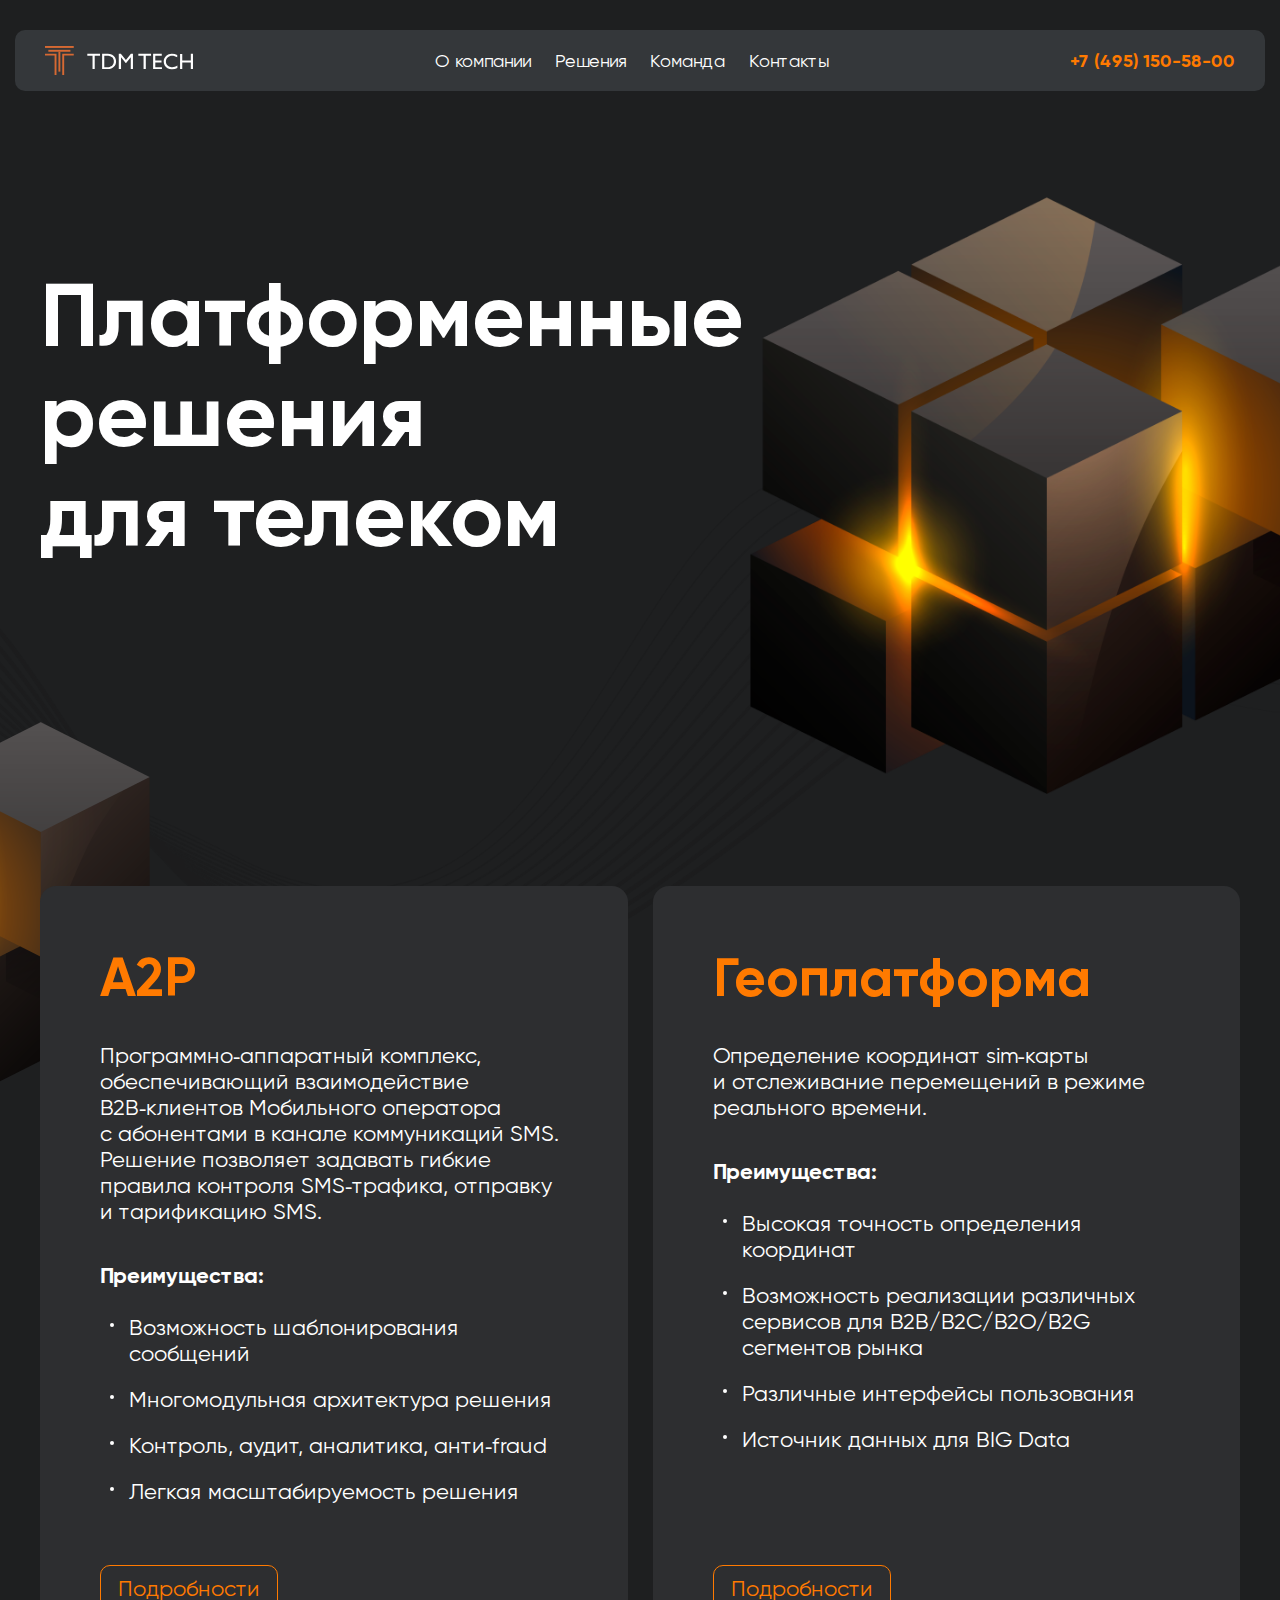
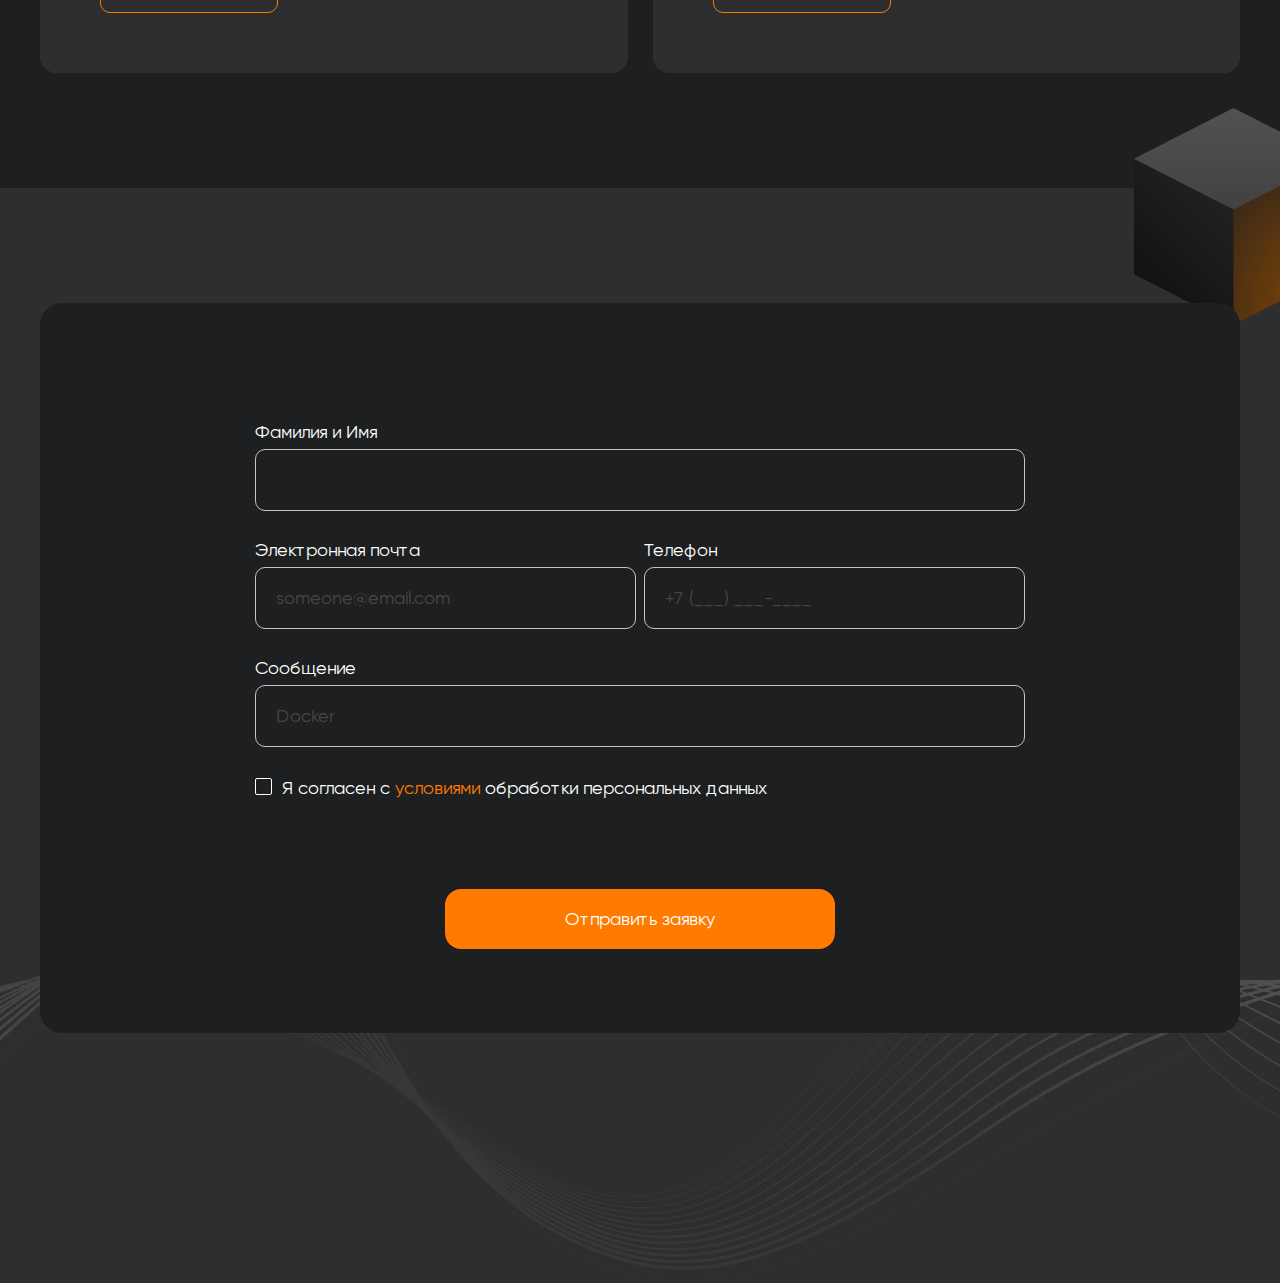
<file: index.html>
<!DOCTYPE html>
<html lang="ru">

<head>
	<title>TDM TECH</title>
	<meta charset="UTF-8">
	<meta name="format-detection" content="telephone=no">
	<link rel="stylesheet" href="css/style.min.css?_v=20230204190415">
	<meta name="viewport" content="width=device-width, initial-scale=1.0">
	<link rel="icon" href="favicon.ico">
	<link rel="icon" href="img/favicon.svg" type="image/svg+xml">
	<link rel="apple-touch-icon" href="img/apple-fav.png">
</head>

<body>
	<div class="wrapper">
		<header class="header">
			<div class="header__ctn">
				<div class="header__body">
					<a href="index.html" class="header__logo">
						<img src="img/logo.svg" alt="TDM TECH">
					</a>
					<nav class="header__nav" data-da=".menu__body, 840,first">
						<ul class="header__ul">
							<li class="header__li"><a href="about.html">О компании</a></li>
							<li class="header__li"><a href="decisions.html">Решения</a></li>
							<li class="header__li"><a href="team.html">Команда</a></li>
							<li class="header__li"><a href="contacts.html">Контакты</a></li>
						</ul>
					</nav>
					<div class="header__end">
						<a href="tel:+74951505800" class="header__phone">+7 (495) 150-58-00</a>
					</div>
					<div class="header__menu menu">
						<button type="button" class="menu__icon icon-menu"><span></span></button>
						<div class="menu__body">
						</div>
					</div>
				</div>
			</div>
		</header>
		<main class="page">
			<section class="main-block">
				<div class="main-block__container">
					<h1 class="main-block__title title">
						Платформенные <br> решения <br> для телеком
					</h1>
					<div class="main-block__img">
						<img src="img/bgImages/bigCube.png" alt="Big Cube">
					</div>
				</div>
			</section>
			<section class="main-cards">
				<div class="main-cards__container">
					<div class="main-cards__img">
						<img src="img/bgImages/cube1.png" alt="Small Cubes">
					</div>
					<div class="main-cards__card">
						<p class="main-cards__card-title">
							A2P
						</p>
						<p class="main-cards__text">
							Программно&#8209;аппаратный комплекс, обеспечивающий взаимодействие B2B&#8209;клиентов Мобильного
							оператора с&#160;абонентами в канале
							коммуникаций SMS. Решение позволяет задавать гибкие правила контроля SMS&#8209;трафика, отправку
							и&#160;тарификацию SMS.
						</p>
						<p class="main-cards__list-title">
							Преимущества:
						</p>
						<ul class="main-cards__list">
							<li>
								Возможность шаблонирования сообщений
							</li>
							<li>
								Многомодульная архитектура решения
							</li>
							<li>
								Контроль, аудит, аналитика, анти&#8209;fraud
							</li>
							<li>
								Легкая масштабируемость решения
							</li>
						</ul>
						<a href="decisions.html#tab-0-0" class="main-cards__link">
							Подробности
						</a>
					</div>
					<div class="main-cards__card">
						<p class="main-cards__card-title">
							Геоплатформа
						</p>
						<p class="main-cards__text">
							Определение координат sim&#8209;карты и&#160;отслеживание перемещений в&#160;режиме реального
							времени.
						</p>
						<p class="main-cards__list-title">
							Преимущества:
						</p>
						<ul class="main-cards__list">
							<li>
								Высокая точность определения координат
							</li>
							<li>
								Возможность реализации различных сервисов для B2B/B2C/B2O/B2G сегментов рынка
							</li>
							<li>
								Различные интерфейсы пользования
							</li>
							<li>
								Источник данных для BIG Data
							</li>
						</ul>
						<a href="decisions.html#tab-0-1" class="main-cards__link">
							Подробности
						</a>
					</div>
				</div>
			</section>
			<section class="main-form">
				<div class="main-form__img">
					<img src="img/bgImages/cube2.png" alt="Small Cube">
				</div>
				<div class="main-form__container">
					<form action="/form.php" method="POST" class="main-form__form form">
						<div class="form__row">
							<div class="form__input-wrapper">
								<p class="form__inp-title">
									Фамилия и Имя
								</p>
								<input autocomplete="off" data-required="" data-validate type="text" name="form[]" data-error="Введите имя и фамилию" placeholder="" class="form__input input">
							</div>
						</div>
						<div class="form__row form__row--df">
							<div class="form__input-wrapper">
								<p class="form__inp-title">
									Электронная почта
								</p>
								<input autocomplete="off" data-required="email" data-validate type="email" name="form[]" data-error="Введите почту" placeholder="someone@email.com" class="form__input input">
							</div>
							<div class="form__input-wrapper">
								<p class="form__inp-title">
									Телефон
								</p>
								<input autocomplete="off" data-required="" data-validate type="text" name="form[]" data-error="Укажите телефон в верном формате" placeholder="+7 (___) ___-____" class="form__input input phone-input">
							</div>
						</div>
						<div class="form__row">
							<div class="form__input-wrapper">
								<p class="form__inp-title">
									Сообщение
								</p>
								<input autocomplete="off" data-required="" data-validate type="text" name="form[]" data-error="Укажите сообщение" placeholder="Docker" class="form__input input">
							</div>
						</div>
						<div class="checkbox">
							<label class="checkbox__label">
								<input data-required class="checkbox__input" data-validate type="checkbox" value="1" name="form[]">
								<span class="checkbox__text">
									<span>Я согласен с <a href="#">условиями</a> обработки персональных данных</span>
								</span>
							</label>
						</div>
						<input type="submit" name="form[]" class="form__btn orange-btn" value="Отправить заявку">
					</form>
				</div>
			</section>
		</main>
		<footer class="footer">
			<div class="footer__container">
			</div>
		</footer>
	</div>
	<script src="js/app.min.js?_v=20230204190415"></script>
</body>

</html>
</file>
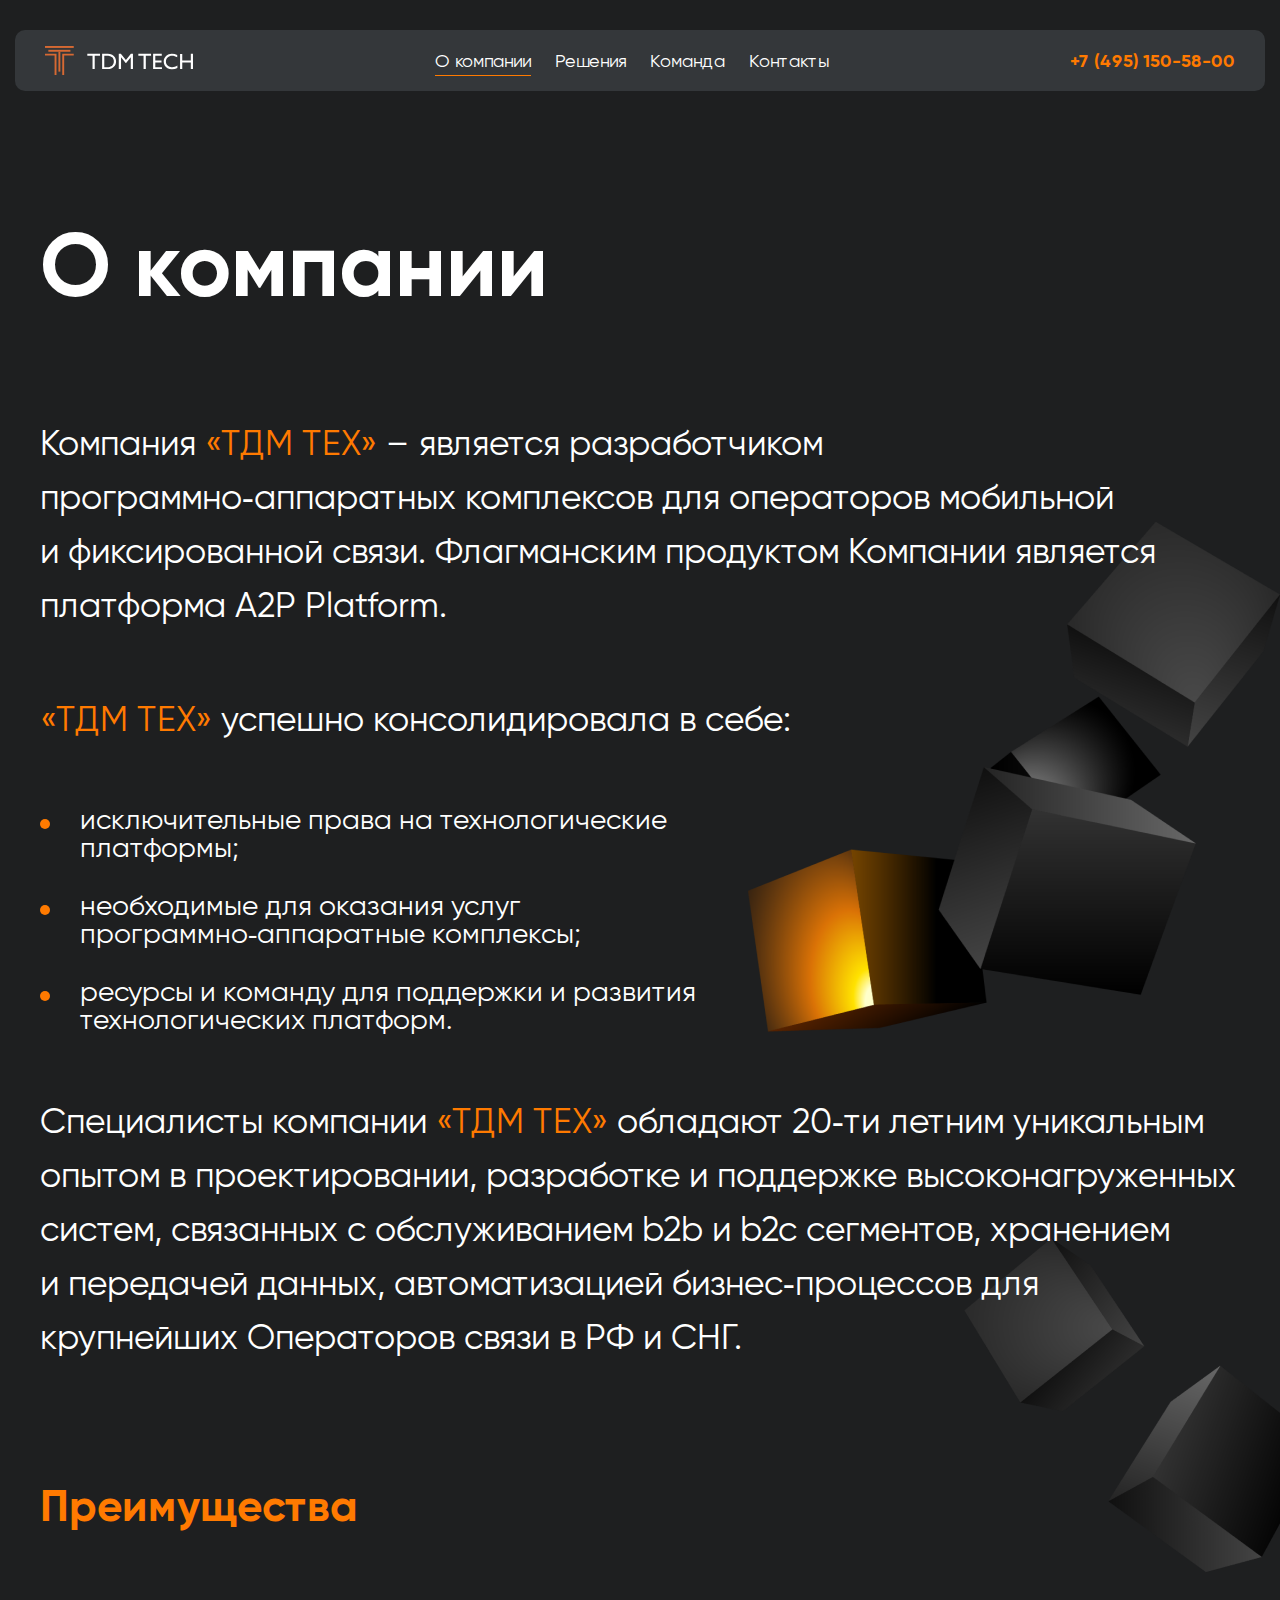
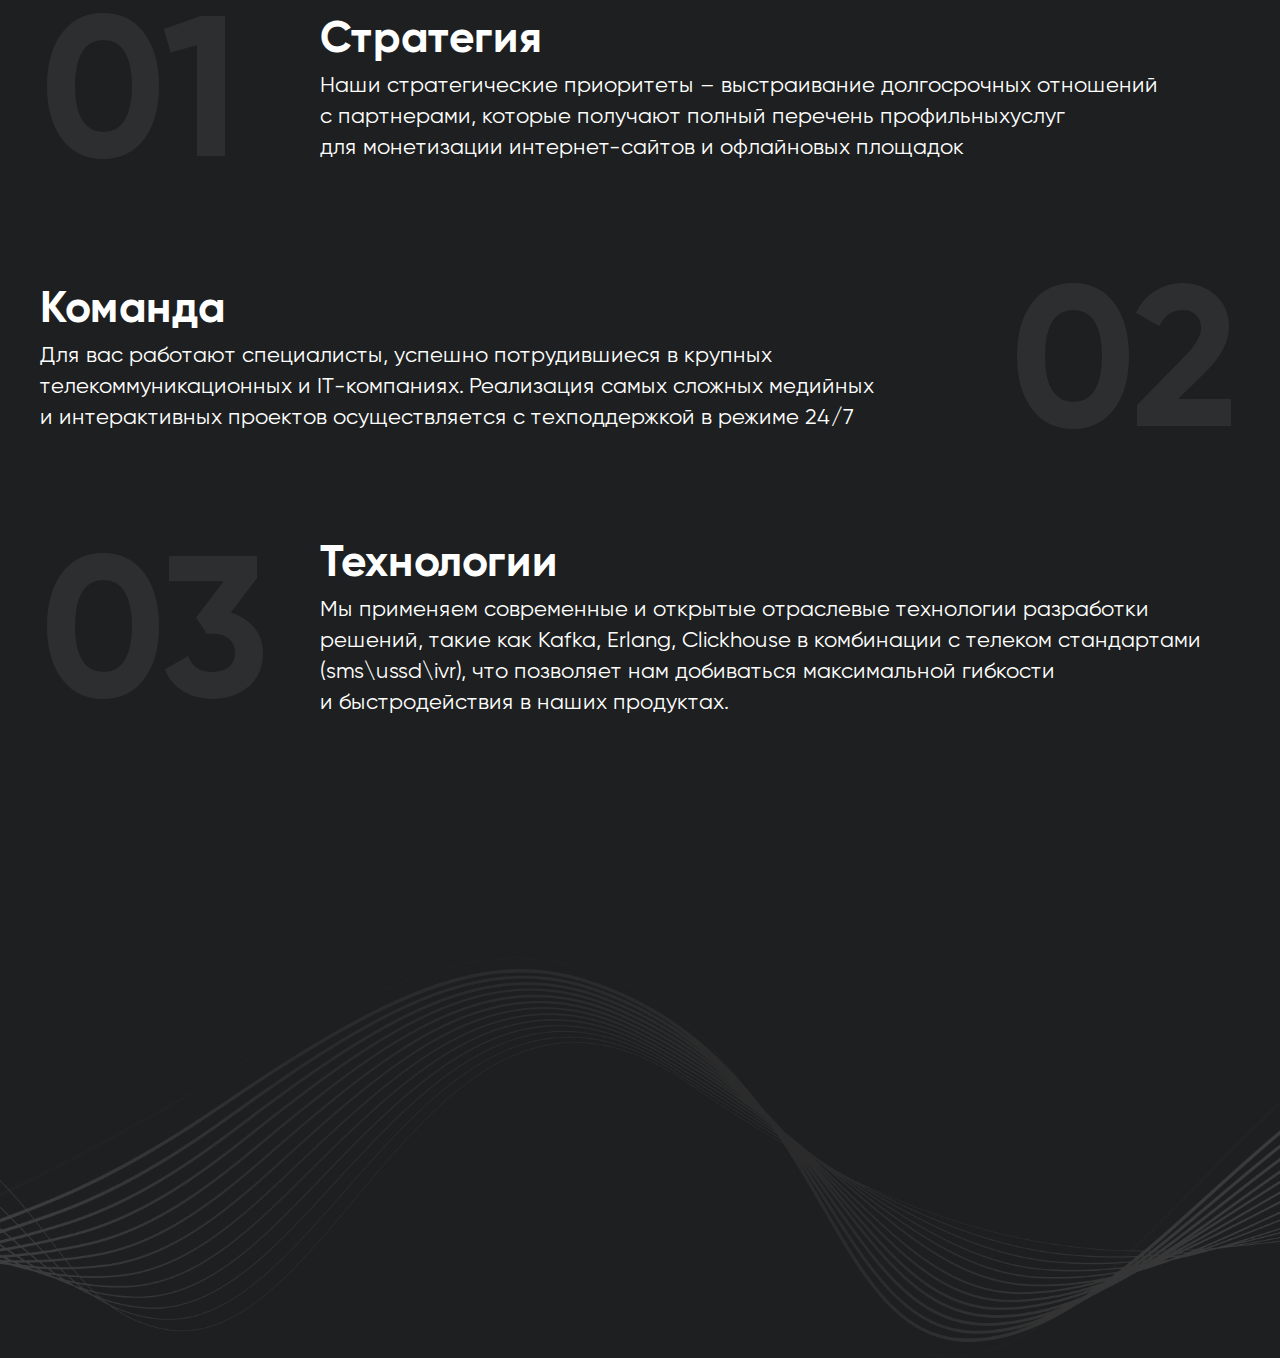
<file: about.html>
<!DOCTYPE html>
<html lang="ru">

<head>
	<title>О компании</title>
	<meta charset="UTF-8">
	<meta name="format-detection" content="telephone=no">
	<link rel="stylesheet" href="css/style.min.css?_v=20230207162856">
	<meta name="viewport" content="width=device-width, initial-scale=1.0">
	<link rel="icon" href="favicon.ico">
	<link rel="icon" href="img/favicon.svg" type="image/svg+xml">
	<link rel="apple-touch-icon" href="img/apple-fav.png">
</head>

<body>
	<div class="wrapper">
		<header class="header">
			<div class="header__ctn">
				<div class="header__body">
					<a href="index.html" class="header__logo">
						<img src="img/logo.svg" alt="TDM TECH">
					</a>
					<nav class="header__nav" data-da=".menu__body, 840,first">
						<ul class="header__ul">
							<li class="header__li"><a class="_active" href="about.html">О компании</a></li>
							<li class="header__li"><a href="decisions.html">Решения</a></li>
							<li class="header__li"><a href="team.html">Команда</a></li>
							<li class="header__li"><a href="contacts.html">Контакты</a></li>
						</ul>
					</nav>
					<div class="header__end">
						<a href="tel:+74951505800" class="header__phone">+7 (495) 150-58-00</a>
					</div>
					<div class="header__menu menu">
						<button type="button" class="menu__icon icon-menu"><span></span></button>
						<div class="menu__body">
						</div>
					</div>
				</div>
			</div>
		</header>
		<main class="page">
			<section class="about">
				<div class="about__img">
					<img src="img/bgImages/cube3.png" alt="Cubes">
				</div>
				<div class="about__container">
					<h1 class="about__title title">
						О компании
					</h1>
					<p class="about__text">
						Компания <a href="#">«ТДМ ТЕХ»</a> – является разработчиком программно&#8209;аппаратных комплексов для
						операторов
						мобильной
						и&#160;фиксированной
						связи. Флагманским продуктом Компании является платформа A2P Platform.
					</p>
					<p class="about__text">
						<a href="#">«ТДМ ТЕХ»</a> успешно консолидировала в себе:
					</p>
					<ul class="about__list">
						<li>
							исключительные права на технологические платформы;
						</li>
						<li>
							необходимые для оказания услуг программно&#8209;аппаратные комплексы;
						</li>
						<li>
							ресурсы и команду для поддержки и развития технологических платформ.
						</li>
					</ul>
					<p class="about__text">
						Специалисты компании <a href="#">«ТДМ ТЕХ»</a> обладают 20&#8209;ти летним уникальным опытом в
						проектировании, разработке и&#160;поддержке
						высоконагруженных систем, связанных с&#160;обслуживанием b2b&#160;и&#160;b2c сегментов, хранением
						и&#160;передачей данных,
						автоматизацией
						бизнес&#8209;процессов для крупнейших Операторов связи в&#160;РФ&#160;и&#160;СНГ.
					</p>
					<div class="about__adv">
						<div class="about__adv-img">
							<img src="img/bgImages/cube5.png" alt="Cube">
						</div>
						<p class="about__adv-title">
							Преимущества
						</p>
						<div class="about__adv-blocks">
							<div class="about__adv-block">
								<p class="about__number">
									01
								</p>
								<div class="about__adv-text-block">
									<p class="about__adv-text-block-title">
										Стратегия
									</p>
									<p class="about__adv-text">
										Наши стратегические приоритеты – выстраивание долгосрочных отношений с&#160;партнерами,
										которые
										получают полный перечень
										профильныхуслуг для&#160;монетизации интернет-сайтов и офлайновых площадок
									</p>
								</div>
							</div>
							<div class="about__adv-block">
								<p class="about__number">
									02
								</p>
								<div class="about__adv-text-block">
									<p class="about__adv-text-block-title">
										Команда
									</p>
									<p class="about__adv-text">
										Для вас работают специалисты, успешно потрудившиеся в&#160;крупных телекоммуникационных
										и&#160;IT-компаниях. Реализация самых
										сложных медийных
										и&#160;интерактивных проектов осуществляется с&#160;техподдержкой в&#160;режиме 24/7
									</p>
								</div>
							</div>
							<div class="about__adv-block">
								<p class="about__number">
									03
								</p>
								<div class="about__adv-text-block">
									<p class="about__adv-text-block-title">
										Технологии
									</p>
									<p class="about__adv-text">
										Мы применяем современные и открытые отраслевые технологии разработки решений, такие как
										Kafka, Erlang, Clickhouse в&#160;комбинации с телеком стандартами (sms\ussd\ivr), что
										позволяет нам добиваться максимальной
										гибкости и&#160;быстродействия в&#160;наших продуктах.
									</p>
								</div>
							</div>
						</div>
					</div>
				</div>
			</section>
		</main>
		<footer class="footer">
			<div class="footer__container">
			</div>
		</footer>
	</div>
	<script src="js/app.min.js?_v=20230207162856"></script>
</body>

</html>
</file>
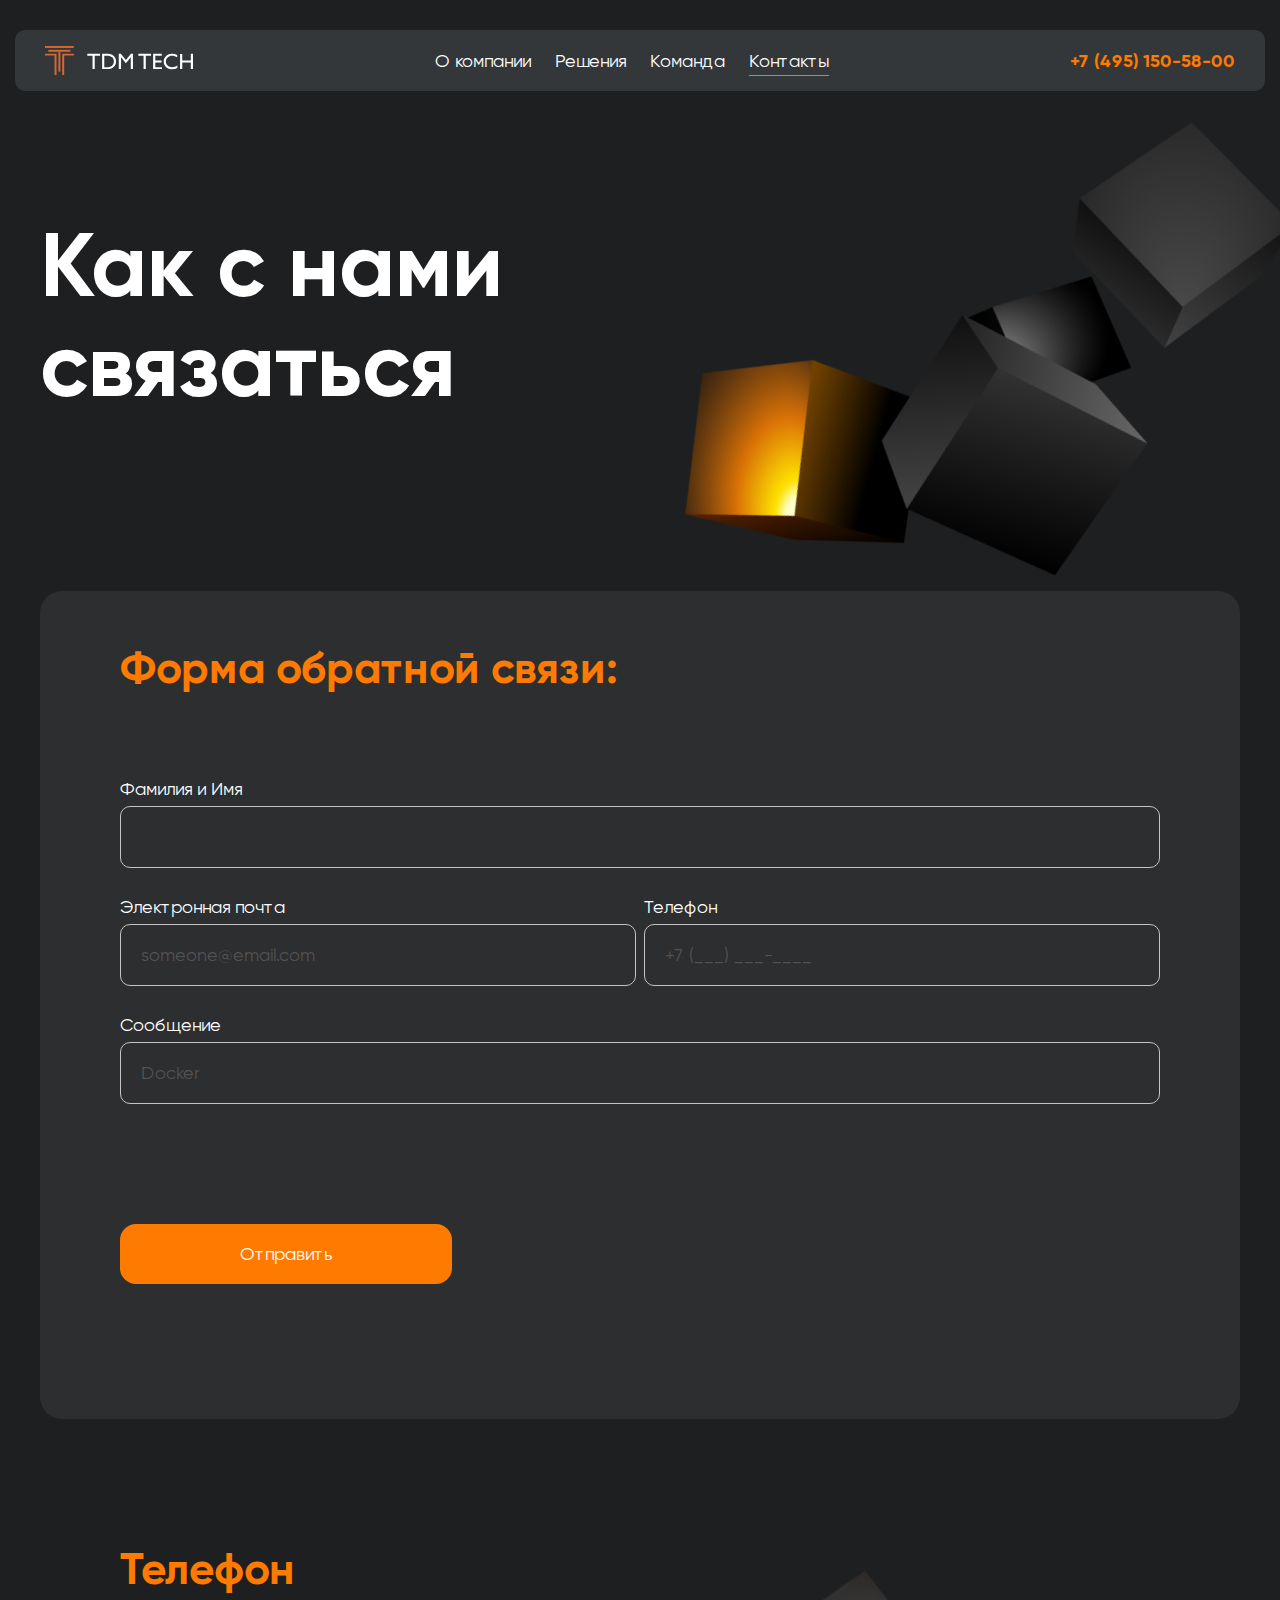
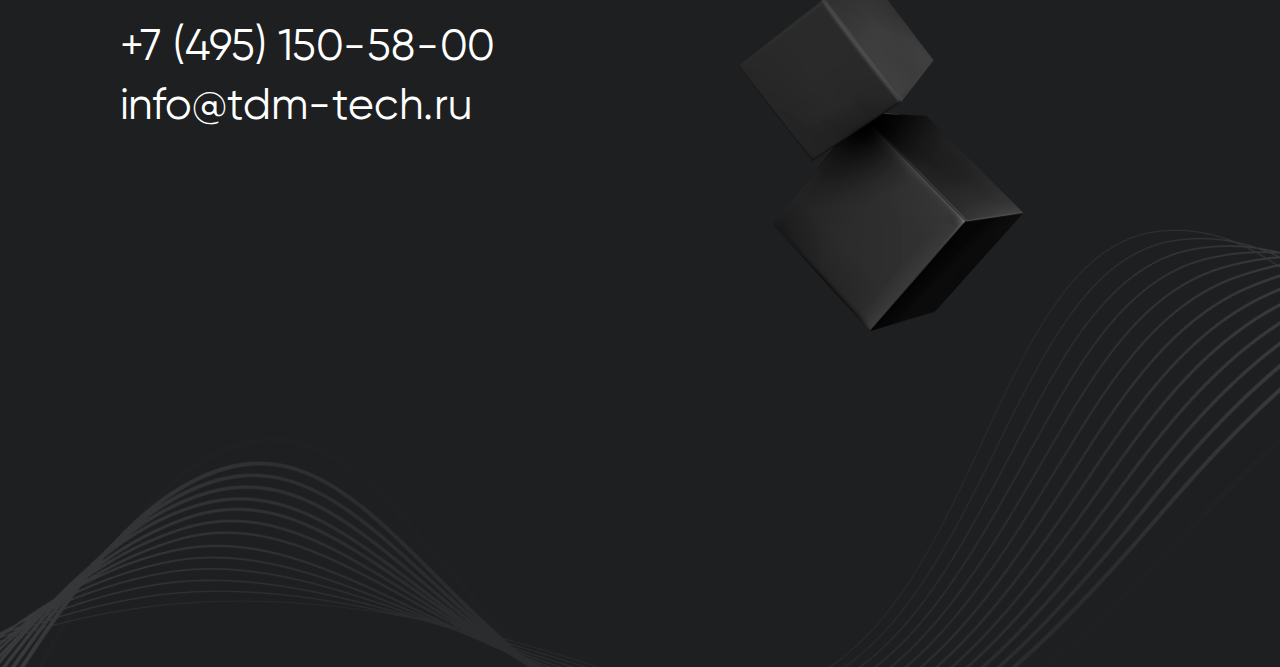
<file: contacts.html>
<!DOCTYPE html>
<html lang="ru">

<head>
	<title>Контакты</title>
	<meta charset="UTF-8">
	<meta name="format-detection" content="telephone=no">
	<link rel="stylesheet" href="css/style.min.css?_v=20230204190415">
	<meta name="viewport" content="width=device-width, initial-scale=1.0">
	<link rel="icon" href="favicon.ico">
	<link rel="icon" href="img/favicon.svg" type="image/svg+xml">
	<link rel="apple-touch-icon" href="img/apple-fav.png">
</head>

<body>
	<div class="wrapper">
		<header class="header">
			<div class="header__ctn">
				<div class="header__body">
					<a href="index.html" class="header__logo">
						<img src="img/logo.svg" alt="TDM TECH">
					</a>
					<nav class="header__nav" data-da=".menu__body, 840,first">
						<ul class="header__ul">
							<li class="header__li"><a href="about.html">О компании</a></li>
							<li class="header__li"><a href="decisions.html">Решения</a></li>
							<li class="header__li"><a href="team.html">Команда</a></li>
							<li class="header__li"><a class="_active" href="contacts.html">Контакты</a></li>
						</ul>
					</nav>
					<div class="header__end">
						<a href="tel:+74951505800" class="header__phone">+7 (495) 150-58-00</a>
					</div>
					<div class="header__menu menu">
						<button type="button" class="menu__icon icon-menu"><span></span></button>
						<div class="menu__body">
						</div>
					</div>
				</div>
			</div>
		</header>
		<main class="page">
			<section class="how-to-reach">
				<div class="how-to-reach__container">
					<h1 class="how-to-reach__title title">
						Как с нами <br> связаться
					</h1>
					<div class="how-to-reach__img">
						<img src="img/bgImages/cube3.png" alt="Cubes">
					</div>
				</div>
			</section>
			<section class="second-form">
				<div class="second-form__container">
					<form action="/form.php" method="POST" class="second-form__form form">
						<p class="form__title">
							Форма обратной связи:
						</p>
						<div class="form__row">
							<div class="form__input-wrapper">
								<p class="form__inp-title">
									Фамилия и Имя
								</p>
								<input autocomplete="off" data-required="" data-validate type="text" name="form[]" data-error="Введите имя и фамилию" placeholder="" class="form__input input">
							</div>
						</div>
						<div class="form__row form__row--df">
							<div class="form__input-wrapper">
								<p class="form__inp-title">
									Электронная почта
								</p>
								<input autocomplete="off" data-required="email" data-validate type="email" name="form[]" data-error="Введите почту" placeholder="someone@email.com" class="form__input input">
							</div>
							<div class="form__input-wrapper">
								<p class="form__inp-title">
									Телефон
								</p>
								<input autocomplete="off" data-required="" data-validate type="text" name="form[]" data-error="Укажите телефон в верном формате" placeholder="+7 (___) ___-____" class="form__input input phone-input">
							</div>
						</div>
						<div class="form__row">
							<div class="form__input-wrapper">
								<p class="form__inp-title">
									Сообщение
								</p>
								<input autocomplete="off" data-required="" data-validate type="text" name="form[]" data-error="Укажите сообщение" placeholder="Docker" class="form__input input">
							</div>
						</div>
						<input type="submit" name="form[]" class="form__btn orange-btn" value="Отправить">
					</form>
					<div class="second-form__phone-block">
						<p class="second-form__phone-title">
							Телефон
						</p>
						<a href="tel:+74951505800" class="second-form__link">+7 (495) 150-58-00</a>
						<a href="mailto:info@tdm-tech.ru" class="second-form__link">info@tdm-tech.ru</a>
					</div>
					<div class="second-form__img">
						<img src="img/bgImages/cube4.png" alt="Cubes">
					</div>
				</div>
			</section>
		</main>
		<footer class="footer">
			<div class="footer__container">
			</div>
		</footer>
	</div>
	<script src="js/app.min.js?_v=20230204190415"></script>
</body>

</html>
</file>
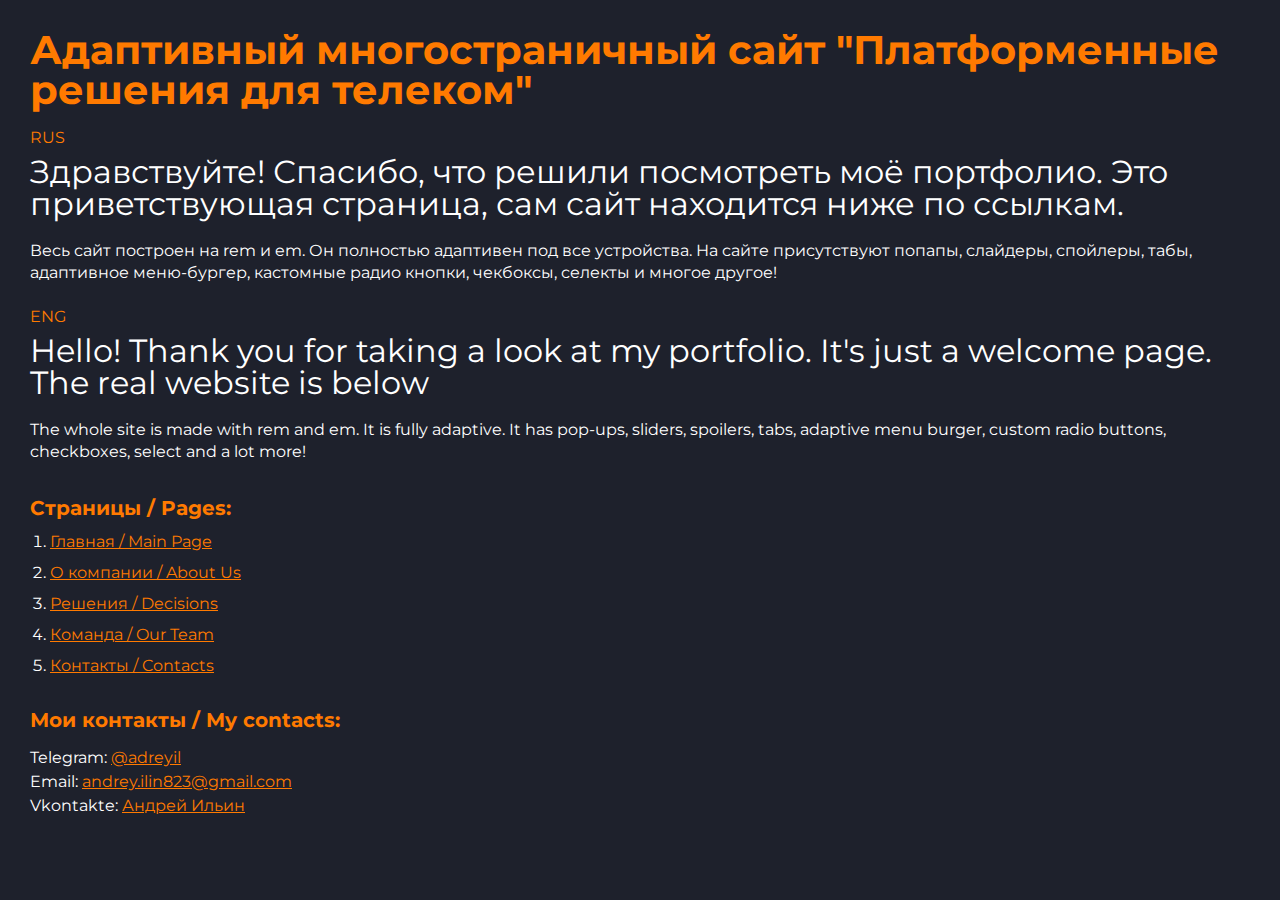
<file: home.html>
<!DOCTYPE html>
<html lang="ru">

<head>
	<title>Welcome</title>
	<meta charset="UTF-8">
	<meta name="format-detection" content="telephone=no">
	<meta name="viewport" content="width=device-width, initial-scale=1.0">
	<link rel="icon" href="favicon.ico">
	<link rel="icon" href="img/favicon.svg" type="image/svg+xml">
	<link rel="apple-touch-icon" href="img/apple-fav.png">
</head>

<body>
	<div class="rootpage">
		<h1>Адаптивный многостраничный сайт "Платформенные решения для телеком"</h1>
		<div class="info-wrapper">
			<p class="lang">RUS</з>
			<div class="info-lang-wrapper">
				<p class="welcome">Здравствуйте! Спасибо, что решили посмотреть моё портфолио. Это приветствующая
					страница, сам сайт находится ниже по ссылкам.</p>
				<p class="about">Весь сайт построен на rem и em. Он полностью адаптивен под все устройства. На сайте
					присутствуют
					попапы, слайдеры, спойлеры, табы, адаптивное меню-бургер, кастомные радио кнопки, чекбоксы, селекты и
					многое
					другое!</p>
			</div>
			<p class="lang">ENG</p>
			<div class="info-lang-wrapper">
				<p class="welcome">Hello! Thank you for taking a look at my portfolio. It's just a welcome page. The real
					website
					is below</p>
				<p class="about">The whole site is made with rem and em. It is fully adaptive. It has pop-ups, sliders,
					spoilers,
					tabs, adaptive menu burger, custom radio buttons, checkboxes, select and a lot more!</p>
			</div>
		</div>
		<h2>Страницы / Pages:</h2>
		<ol class="rootpage__list">
			<li><a target="_blank" href="index.html">Главная / Main Page</a></li>
			<li><a target="_blank" href="about.html">О компании / About Us</a></li>
			<li><a target="_blank" href="decisions.html">Решения / Decisions</a></li>
			<li><a target="_blank" href="team.html">Команда / Our Team</a></li>
			<li><a target="_blank" href="contacts.html">Контакты / Contacts</a></li>
		</ol>
		<div class="rootpage__contacts">
			<h2>Мои контакты / My contacts:</h2>
			<p>Telegram: <a href="https://t.me/adreyil">@adreyil</a></p>
			<p>Email: <a href="mailto:andrey.ilin823@gmail.com">andrey.ilin823@gmail.com</a></p>
			<p>Vkontakte: <a href="https://vk.com/ja_ne_andrey" target="_blank">Андрей Ильин</a></p>
		</div>
	</div>
</body>
<style>
	@charset "UTF-8";
	@import url("https://fonts.googleapis.com/css?family=Montserrat:regular,700&display=swap");

	*,
	*::before,
	*::after {
		padding: 0px;
		margin: 0px;
		border: 0px;
		box-sizing: border-box;
	}

	html,
	body {
		height: 100%;
		margin: 0;
		padding: 0;
		min-width: 320px;
		width: 100%;
		color: #fff;
		background: #1E212C;
	}

	body {
		font-family: Montserrat;
		font-size: 100%;
		line-height: 1;
		font-size: 1rem;
	}

	a {
		text-decoration: underline;
		color: #ff7a00;
	}

	a:visited {
		text-decoration: underline;
		color: #d66903;
	}

	a:hover {
		text-decoration: none;
	}

	ul li {
		list-style: none;
	}

	img {
		vertical-align: top;
	}

	.info-wrapper {
		display: flex;
		flex-direction: column;
		margin: 0px 0px 10px 0px;
	}

	.lang {
		color: #ff7a00;
		margin: 0px 0px 10px 0px;
		display: inline-flex;
		align-items: center;
		position: relative;
		padding: 0px 30px 0px 0px;
		align-self: flex-start;
	}

	.wrapper {
		width: 100%;
		min-height: 100%;
		overflow: hidden;
	}

	.welcome {
		font-size: 2rem;
		margin: 0px 0px 20px 0px;

	}

	@media (max-width: 767px) {
		.welcome {
			font-size: 1.5rem;
		}
	}

	.rootpage {
		padding: 30px;
		display: flex;
		flex-direction: column;
		align-items: flex-start;
	}

	@media (max-width: 767px) {
		.rootpage {
			padding: 30px 15px;
		}
	}

	h1 {
		color: #ff7a00;
		font-size: 2.5rem;
		margin: 0px 0px 1.25rem 0px;
	}

	@media (max-width: 767px) {
		h1 {
			font-size: 1.85rem;
			margin: 0px 0px 1.25rem 0px;
		}
	}

	h2 {
		color: #ff7a00;
		font-size: 1.25rem;
		margin: 0px 0px 1rem 0px;
	}

	@media (max-width: 767px) {
		h2 {
			font-size: 1.125rem;
			margin: 0px 0px 1rem 0px;
		}
	}

	.about {
		line-height: 140%;
		margin: 0px 0px 1.5rem 0px;
	}

	.rootpage__list {
		margin: 0px 0px 2.25rem 1.25rem;
	}

	.rootpage__list li:not(:last-child) {
		margin: 0px 0px 15px 0px;
	}

	.rootpage__contacts a {
		color: #ff7a00;
	}

	.rootpage__contacts p {
		line-height: 1.5em;
	}
</style>

</html>
</file>
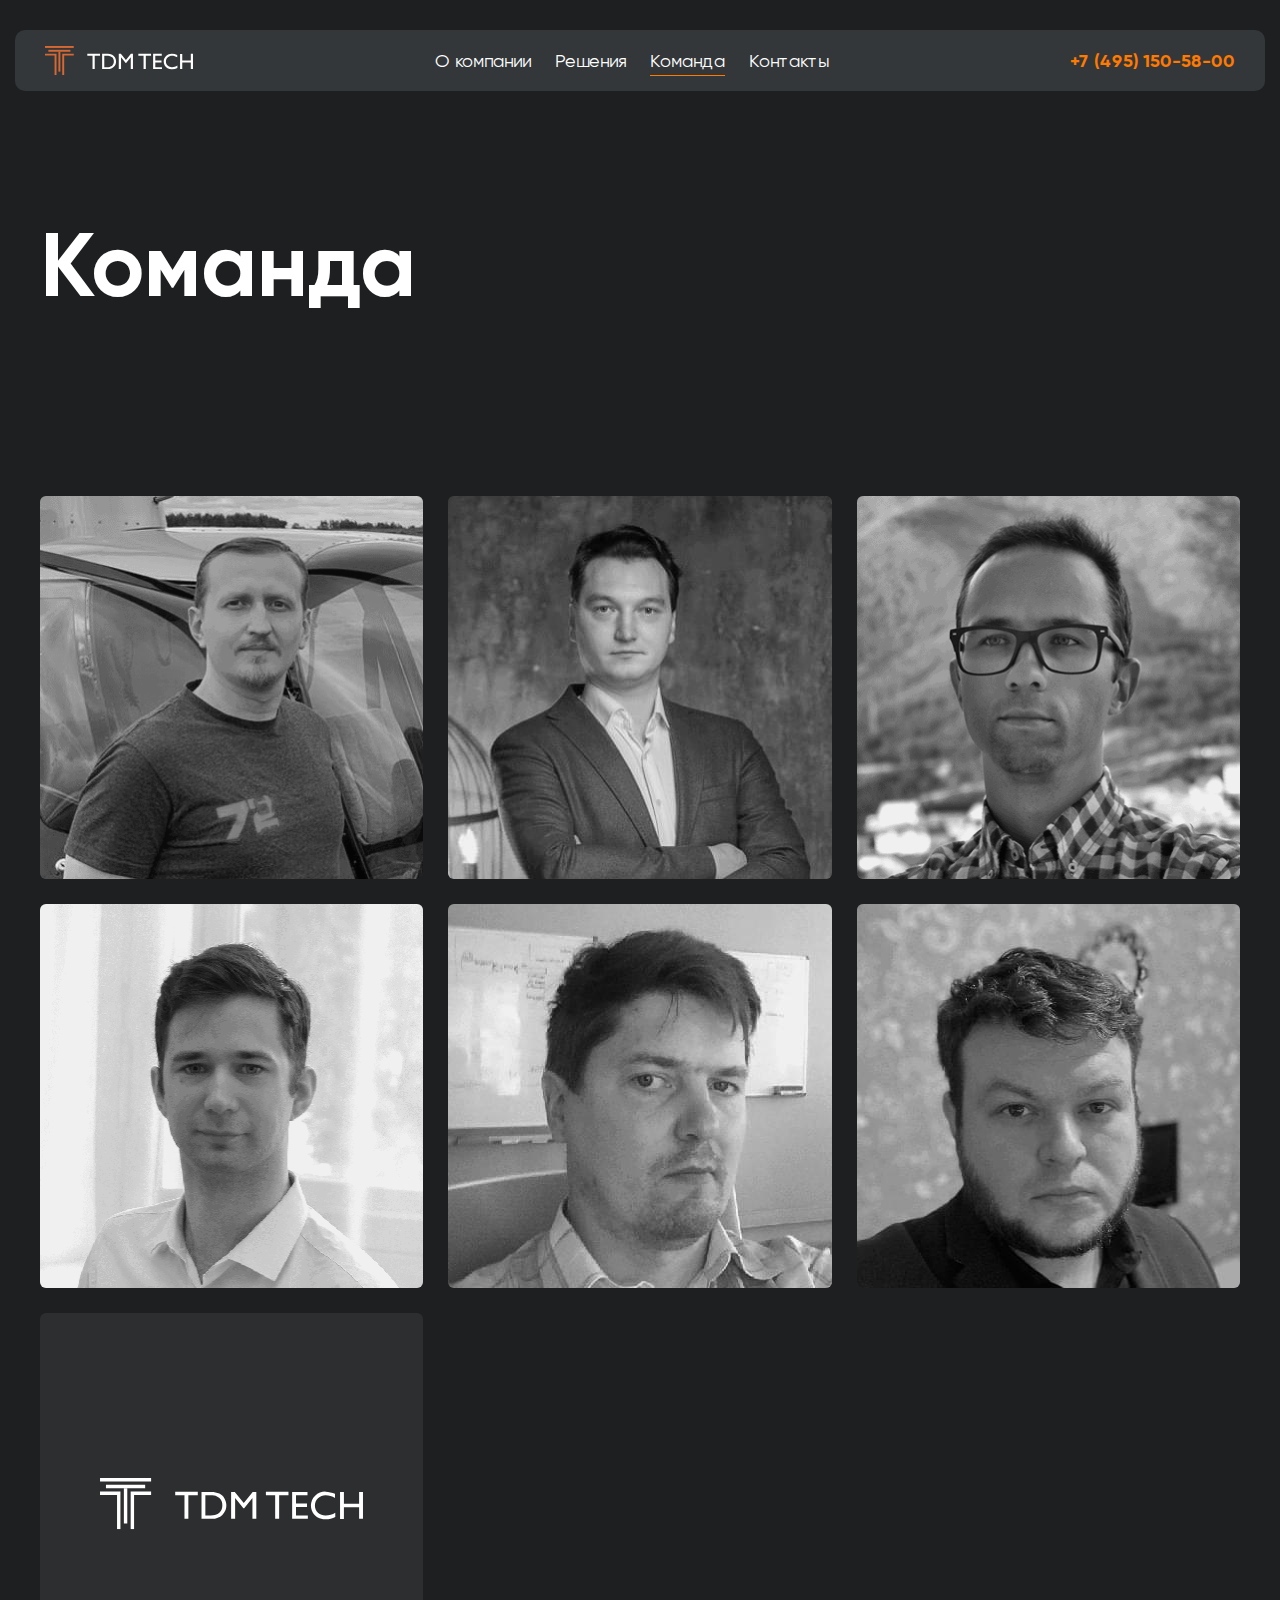
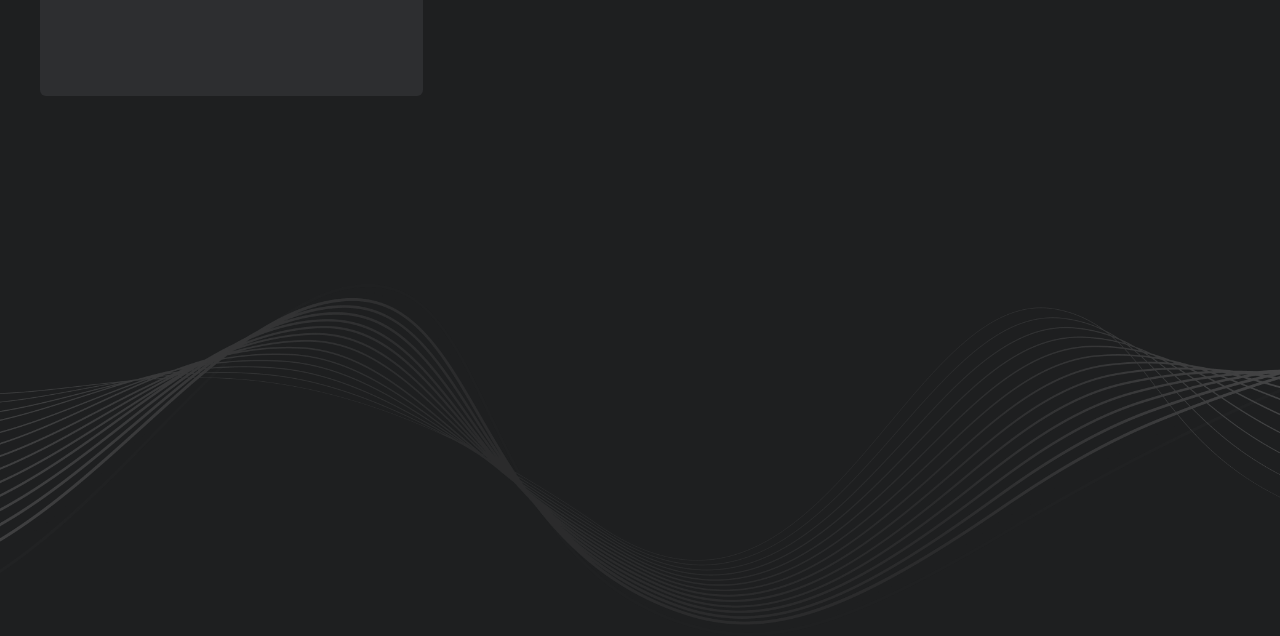
<file: team.html>
<!DOCTYPE html>
<html lang="ru">

<head>
	<title>Команда</title>
	<meta charset="UTF-8">
	<meta name="format-detection" content="telephone=no">
	<link rel="stylesheet" href="css/style.min.css?_v=20230207162856">
	<meta name="viewport" content="width=device-width, initial-scale=1.0">
	<link rel="icon" href="favicon.ico">
	<link rel="icon" href="img/favicon.svg" type="image/svg+xml">
	<link rel="apple-touch-icon" href="img/apple-fav.png">
</head>

<body>
	<div class="wrapper">
		<header class="header">
			<div class="header__ctn">
				<div class="header__body">
					<a href="index.html" class="header__logo">
						<img src="img/logo.svg" alt="TDM TECH">
					</a>
					<nav class="header__nav" data-da=".menu__body, 840,first">
						<ul class="header__ul">
							<li class="header__li"><a href="about.html">О компании</a></li>
							<li class="header__li"><a href="decisions.html">Решения</a></li>
							<li class="header__li"><a class="_active" href="team.html">Команда</a></li>
							<li class="header__li"><a href="contacts.html">Контакты</a></li>
						</ul>
					</nav>
					<div class="header__end">
						<a href="tel:+74951505800" class="header__phone">+7 (495) 150-58-00</a>
					</div>
					<div class="header__menu menu">
						<button type="button" class="menu__icon icon-menu"><span></span></button>
						<div class="menu__body">
						</div>
					</div>
				</div>
			</div>
		</header>
		<main class="page">
			<section class="team">
				<div class="team__container">
					<h1 class="team__title title">
						Команда
					</h1>
					<div class="team__blocks">
						<div class="team__block">
							<div class="team__img">
								<img src="img/team/1.png" alt="Team Member">
							</div>
							<div class="team__name-block">
								<p class="team__name">
									Блинов Юрий <br> Владимирович
								</p>
								<p class="team__job">
									Руководитель отдела аналитики
								</p>
								<p class="team__bio">
									Получил образование в УлГТУ (н/в). С 2013 году начал карьеру в FunBox, пройдя путь от
									разработчика до руководителя
									направления (teamlead) разработки высоконагруженных систем. Прикладная область разработки –
									серверная и транспортная
									части платформы А2Р. В 2017 стал тимлидом ruby и elixir проектов. Сменил несколько
									команд/проектов, но преимущественно
									работал в мобильной рекламе. Работал над всеми этапами отправки сообщений: от формирования
									заявок на рассылки в
									веб-интерфейсах до отправки смс в A2P.
								</p>
							</div>
						</div>
						<div class="team__block">
							<div class="team__img">
								<img src="img/team/2.jpg" alt="Team Member">
							</div>
							<div class="team__name-block">
								<p class="team__name">
									Манякин Павел <br> Витальевич
								</p>
								<p class="team__job">
									Руководитель управления продуктом
								</p>
								<p class="team__bio">
									Закончил Российский Химико-Технологический Университет и Московскую Финансово-Юридическую
									Академию. С 2006 года работал
									в сфере web-технологий и маркетинга в издательстве "Альпина Паблишер", группе компаний
									"AdLabs" пройдя путь от менеджера
									до руководителя отдела интернет-разработки. С 2010 года основной профиль деятельности -
									информационные технологии в
									телеком-индустрии.
									В 2013 году в команде MegaLabs (дочернее предприятие МегаФон) запустил первую в РФ платформу
									для контроля A2P
									смс-рассылок, а так же антиспам и антифрод системы контроля трафика.
								</p>
							</div>
						</div>
						<div class="team__block">
							<div class="team__img">
								<img src="img/team/3.png" alt="Team Member">
							</div>
							<div class="team__name-block">
								<p class="team__name">
									Трубенков Павел <br> Леонидович
								</p>
								<p class="team__job">
									Руководитель проектов
								</p>
								<p class="team__bio">
									Закончил в 2007 году МТУСИ по специальности "Автоматизированные системы управления".
									Учавстовал разработке мобильных
									приложений под ОС Symbian. После занимался разработкой браузерных MMORPG игр в роли
									программиста С++\С# серверной части:
									участвовал в разработке ключевых сервисов, отвечающих за монетизацию, сетевой обмен, игровую
									логику, NPC.С 2010 прошел
									путь от разработчика до руководителя разработки флагманских продуктов производителя техники
									Kraftway. Основной стек
									разработки C\C++\C#\MS SQL. Принимал участие в крупных интеграциях с Ростелекомом и
									МосЭнерго. C 2019 года работал в
									Фанбоксе в качестве технического менеджера проектов.
								</p>
							</div>
						</div>
						<div class="team__block">
							<div class="team__img">
								<img src="img/team/6.png" alt="Team Member">
							</div>
							<div class="team__name-block">
								<p class="team__name">
									Блинов Егор <br> Сергеевич
								</p>
								<p class="team__job">
									Руководитель направления бэкенд разработки
								</p>
								<p class="team__bio">
									В 2012 году с отличием закончил ФГБОУ ВПО ГУ - УНПК по специальности "Инженер информационных
									систем и технологий". Ещё
									со школьных лет начал посещать курсы программирования, участвовал в олимпиадах. С 3-го курса
									института устроился на
									первую официальную работу по специальности. В дальнейшем занимался разработкой ПО (как в
									фирмах, так и под своим ИП) и
									по мере развития профессиональных навыков и усложнения проектов всё чаще приходилось иметь
									дело с организацией процесса
									разработки и документацией. Несколько лет назад оставил разработку и полностью занялся
									системной аналитикой. Прошел путь
									от младшего системного аналитика до руководителя отдела аналитики ТДМ Тех.
								</p>
							</div>
						</div>
						<div class="team__block">
							<div class="team__img">
								<img src="img/team/4.jpg" alt="Team Member">
							</div>
							<div class="team__name-block">
								<p class="team__name">
									Василевский Илья <br> Петрович
								</p>
								<p class="team__job">
									Технический директор
								</p>
								<p class="team__bio">
									Учился в Ульяновском Государственном Педагогическом Университете на физико-математическом
									факультете. Компьютерами и
									программированием увлёкся с детства. Первый компьютер — советский клон ZX Spectrum на
									процессоре Z80. Прошел путь с 2000
									года от Оператора ПК до Технического директора. Со временем поработал на всех популярных
									операционных системах, писал
									программы на всех популярных языках программирования. Любымые языки — Ruby и Erlang, а
									операционные системы — macOS на
									рабочем компьютере и CentOS на серверах. Начал с инженера технической поддержки в компании
									СимбирСофт с 2007 г.
								</p>
							</div>
						</div>
						<div class="team__block">
							<div class="team__img">
								<img src="img/team/5.jpg" alt="Team Member">
							</div>
							<div class="team__name-block">
								<p class="team__name">
									Нигматуллин Алексей <br> Владиславович
								</p>
								<p class="team__job">
									Директор департамента обеспечения качества продукта
								</p>
								<p class="team__bio">
									В 2008 году создал направление в фирме ООО "ГаКуНи" по предоставлению аутсорса "Kazan Digital
									Solutions. За 3 года
									направление имело более 50 фирм на аутсорсе и штат в 15 сотрудников. В 2010 году с нуля
									создал полный цикл обслуживания,
									восстановления и диагностики оргтехники. Обслуживали институты: КАИ (авиационный институт),
									КГУ (государственный
									универститет), КХТИ (химико-технологический институт). В 2012 году, устроился в ООО
									"Фан-Бокс" на должность младшего
									тестировщика. За 10 лет прошел путь до лидера групп тестирования.
								</p>
							</div>
						</div>
						<div class="team__block team__block--logo">
							<div class="team__img">
								<img src="img/team/logo.svg" alt="Logo">
							</div>
						</div>
					</div>
				</div>
			</section>
		</main>
		<footer class="footer">
			<div class="footer__container">
			</div>
		</footer>
	</div>
	<script src="js/app.min.js?_v=20230207162856"></script>
</body>

</html>
</file>
<file: css/style.min.css>
@charset "UTF-8";@font-face{font-family:gilroy;font-display:swap;src:url(../fonts/gilroy-regular.woff2) format("woff2"),url(../fonts/gilroy-regular.woff) format("woff");font-weight:400;font-style:normal}@font-face{font-family:gilroy;font-display:swap;src:url(../fonts/gilroy-bold.woff2) format("woff2"),url(../fonts/gilroy-bold.woff) format("woff");font-weight:700;font-style:normal}*{padding:0;margin:0;border:0}*,:after,:before{-webkit-box-sizing:border-box;box-sizing:border-box}body,html{height:100%;min-width:320px}body{color:#fff;line-height:1;font-family:gilroy;font-size:1.375rem;-ms-text-size-adjust:100%;-moz-text-size-adjust:100%;-webkit-text-size-adjust:100%;-webkit-font-smoothing:antialiased;-moz-osx-font-smoothing:grayscale}button,input,textarea{font-family:gilroy;font-size:inherit}button{cursor:pointer;color:inherit;background-color:inherit}a{color:inherit}a:link,a:visited{text-decoration:none}a:hover{text-decoration:none}ul li{list-style:none}img{vertical-align:top}h1,h2,h3,h4,h5,h6{font-weight:inherit;font-size:inherit}body{background-color:#1e1f20}.lock body{overflow:hidden;-ms-touch-action:none;touch-action:none}.wrapper{min-height:100%;display:-webkit-box;display:-ms-flexbox;display:flex;-webkit-box-orient:vertical;-webkit-box-direction:normal;-ms-flex-direction:column;flex-direction:column;overflow:hidden}.wrapper>main{-webkit-box-flex:1;-ms-flex:1 1 auto;flex:1 1 auto}.wrapper>*{min-width:0}[class*=__container]{max-width:75rem;-webkit-box-sizing:content-box;box-sizing:content-box;margin:0 auto;padding:0 .9375rem}@-webkit-keyframes shake{10%,90%{-webkit-transform:translate3d(-1px,0,0);transform:translate3d(-1px,0,0)}20%,80%{-webkit-transform:translate3d(2px,0,0);transform:translate3d(2px,0,0)}30%,50%,70%{-webkit-transform:translate3d(-3px,0,0);transform:translate3d(-3px,0,0)}40%,60%{-webkit-transform:translate3d(3px,0,0);transform:translate3d(3px,0,0)}}@keyframes shake{10%,90%{-webkit-transform:translate3d(-1px,0,0);transform:translate3d(-1px,0,0)}20%,80%{-webkit-transform:translate3d(2px,0,0);transform:translate3d(2px,0,0)}30%,50%,70%{-webkit-transform:translate3d(-3px,0,0);transform:translate3d(-3px,0,0)}40%,60%{-webkit-transform:translate3d(3px,0,0);transform:translate3d(3px,0,0)}}.checkbox{position:relative}.checkbox__input{position:absolute;width:0;height:0;opacity:0}.checkbox__input:checked+.checkbox__text:before{background:#ff7a00;border:1px solid #ff7a00}.checkbox__label{cursor:pointer;display:block}.checkbox__label._form-error{-webkit-animation:shake .5s cubic-bezier(.36,.07,.19,.97) both;animation:shake .5s cubic-bezier(.36,.07,.19,.97) both;color:#e25405}.checkbox__text{display:-webkit-inline-box;display:-ms-inline-flexbox;display:inline-flex;-webkit-box-align:center;-ms-flex-align:center;align-items:center;position:relative;gap:.625rem;line-height:1.1111111111}.checkbox__text a{color:#ff7a00}.checkbox__text:before{content:"";-ms-flex-item-align:start;align-self:flex-start;-webkit-box-flex:0;-ms-flex:0 0 1.0625rem;flex:0 0 1.0625rem;width:1.0625rem;height:1.0625rem;border-radius:.125rem;border:1px solid #fff}.options{display:-webkit-box;display:-ms-flexbox;display:flex;-webkit-box-orient:vertical;-webkit-box-direction:normal;-ms-flex-direction:column;flex-direction:column;-webkit-box-align:start;-ms-flex-align:start;align-items:flex-start}.options__input{width:0;height:0;opacity:0;position:absolute}.options__input:checked+.options__text:after{-webkit-transform:scale(1);-ms-transform:scale(1);transform:scale(1)}.options__label{cursor:pointer}.options__text{display:-webkit-inline-box;display:-ms-inline-flexbox;display:inline-flex;-webkit-box-align:center;-ms-flex-align:center;align-items:center;gap:.625rem;position:relative}.options__text:before{content:"";-ms-flex-item-align:start;align-self:flex-start;width:1.25rem;height:1.25rem;-webkit-box-flex:0;-ms-flex:0 0 1.25rem;flex:0 0 1.25rem;border-radius:50%;border:1px solid #a7a9ac}.options__text:after{content:"";-webkit-transition:all .3s ease 0s;-o-transition:all .3s ease 0s;transition:all .3s ease 0s;-webkit-transform:scale(0);-ms-transform:scale(0);transform:scale(0);width:.625rem;height:.625rem;border-radius:50%;background-color:#77243a;position:absolute;left:.3125rem;top:.3125rem}[data-showmore-button] span:last-child{display:none}._showmore-active [data-showmore-button] span{display:none}._showmore-active [data-showmore-button] span:last-child{display:block}.title{font-weight:700;line-height:1.1111111111}.orange-btn{cursor:pointer;background-color:#ff7a00;-webkit-transition:.15s;-o-transition:.15s;transition:.15s;color:#fff;line-height:1.1111111111;border-radius:1rem}.input{border:1px solid #c4c4c4;border-radius:.625rem;background-color:transparent;padding:1.25rem;line-height:1.1111111111;color:#fff;outline:0}.input::-webkit-input-placeholder{color:rgba(174,172,172,.3)}.input::-moz-placeholder{color:rgba(174,172,172,.3)}.input:-ms-input-placeholder{color:rgba(174,172,172,.3)}.input::-ms-input-placeholder{color:rgba(174,172,172,.3)}.input::placeholder{color:rgba(174,172,172,.3)}.input._form-error{border:1px solid #ff7a00}.form{border-radius:1.375rem;display:-webkit-box;display:-ms-flexbox;display:flex;-webkit-box-orient:vertical;-webkit-box-direction:normal;-ms-flex-direction:column;flex-direction:column;-webkit-box-align:start;-ms-flex-align:start;align-items:flex-start}.form__title{font-weight:700;color:#ff7a00}.form__row{margin-bottom:1.875rem;width:100%}.form__input-wrapper{display:-webkit-box;display:-ms-flexbox;display:flex;-webkit-box-orient:vertical;-webkit-box-direction:normal;-ms-flex-direction:column;flex-direction:column;position:relative}.form__input-wrapper .form__error{position:absolute;bottom:-1.125rem;left:0;color:#ff7a00;font-size:.875rem}.form__inp-title{margin:0 0 .5rem 0}.form__row--df{display:-webkit-box;display:-ms-flexbox;display:flex;gap:.5rem}.form__row--df .form__input-wrapper{-webkit-box-flex:0;-ms-flex:0 1 50%;flex:0 1 50%}.tabs__title{font-weight:700;color:#2d2e30;border-radius:.625rem .625rem 0 0;position:relative}.tabs__title._tab-active{color:#ff7a00;background-color:#2d2e30}.tabs__title._tab-active .tabs__title-after,.tabs__title._tab-active .tabs__title-before{display:block}.tabs__title-after,.tabs__title-before{display:none;position:absolute;width:1.0625rem;height:1.0625rem}.tabs__title-after::before,.tabs__title-before::before{content:"";position:absolute;left:0;top:0;background-color:#2d2e30;width:100%;height:100%}.tabs__title-after::after,.tabs__title-before::after{content:"";background-color:#1e1f20;width:2.125rem;height:2.125rem;position:absolute;border-radius:50%}.tabs__title-before{right:100%;bottom:0}.tabs__title-before::after{right:0;bottom:0}.tabs__title-after{left:100%;bottom:0}.tabs__title-after::after{left:0;bottom:0}.tabs__content{background-color:#2d2e30}.tabs__orange{color:#ff7a00}.tabs__bold{font-weight:700}.tabs__bold span{font-weight:400}.tabs__text{line-height:1.2857142857}.tabs__text-title{font-weight:700}.tabs__card-ul li{position:relative;line-height:1.2727272727}.tabs__card-ul li::before{content:"";display:inline-block;position:absolute;left:0;top:.5rem;width:.4375rem;height:.4375rem;-webkit-box-flex:0;-ms-flex:0 0 .4375rem;flex:0 0 .4375rem;background-color:#fff;border-radius:50%}.tabs__cards{display:-ms-grid;display:grid;-ms-grid-columns:1fr 1fr;grid-template-columns:1fr 1fr;gap:1.5625rem}.tabs__card{background-color:#1e1f20;border-radius:.625rem;display:-webkit-box;display:-ms-flexbox;display:flex;-webkit-box-orient:vertical;-webkit-box-direction:normal;-ms-flex-direction:column;flex-direction:column}.tabs__card-title{font-weight:700;color:#ff7a00}.tabs__card-text{line-height:1.2727272727;-webkit-box-flex:1;-ms-flex:1 1 100%;flex:1 1 100%}.tabs__card-img{margin:1.875rem 0 0 0;float:right;-ms-flex-item-align:end;align-self:flex-end;-webkit-transform-origin:bottom right;-ms-transform-origin:bottom right;transform-origin:bottom right}.tabs__card-img img{max-width:100%}.tabs__img-dark-block{background:#1e1f20 url(../img/bgImages/lines2.png) bottom left 20%/130% auto no-repeat}.tabs__dark-block-main{display:-webkit-box;display:-ms-flexbox;display:flex;-ms-flex-pack:distribute;justify-content:space-around;gap:1.25rem}.tabs__dark-img{display:-webkit-box;display:-ms-flexbox;display:flex;-webkit-box-orient:vertical;-webkit-box-direction:normal;-ms-flex-direction:column;flex-direction:column;-webkit-box-align:center;-ms-flex-align:center;align-items:center}.tabs__dark-img img{max-width:100%}.tabs__dark-img-right{-webkit-transform:translateX(1.25rem);-ms-transform:translateX(1.25rem);transform:translateX(1.25rem)}.tabs__screens-block{display:-webkit-box;display:-ms-flexbox;display:flex;-webkit-box-pack:center;-ms-flex-pack:center;justify-content:center;-webkit-box-align:center;-ms-flex-align:center;align-items:center;background:url(../img/bgImages/lines1.png) bottom -200% center/130% auto no-repeat}.tabs__screens-block img{max-width:100%}.tabs__show-more{-webkit-transition:.2s;-o-transition:.2s;transition:.2s;padding:.625rem 1.0625rem;border:1px solid #ff7a00;border-radius:.625rem;color:#ff7a00;display:inline-block;margin-top:auto}.tabs__show-text{line-height:1.2727272727}.tabs__show-text:not(:last-child){margin-bottom:1.25rem}.tabs__show-ul li{line-height:1.2727272727;position:relative}.tabs__show-ul li:not(:last-child){margin-bottom:.625rem}.tabs__show-ul li::before{content:"";display:inline-block;position:absolute;left:0;top:.5rem;width:.4375rem;height:.4375rem;-webkit-box-flex:0;-ms-flex:0 0 .4375rem;flex:0 0 .4375rem;background-color:#ff7a00;border-radius:50%}.header{position:relative;z-index:5;padding:1.875rem 0 0 0}.header a{-webkit-transition:.1s;-o-transition:.1s;transition:.1s}.header__ctn{max-width:78.4375rem;-webkit-box-sizing:content-box;box-sizing:content-box;margin:0 auto;padding:0 .9375rem}.header__body{position:relative;background-color:#34373a;border-radius:.625rem;padding:1rem 1.875rem;display:-webkit-box;display:-ms-flexbox;display:flex;-webkit-box-align:center;-ms-flex-align:center;align-items:center;-webkit-box-pack:justify;-ms-flex-pack:justify;justify-content:space-between}.menu-open .header__body{border-radius:.625rem .625rem 0 0}.header__logo{display:-webkit-box;display:-ms-flexbox;display:flex;-webkit-box-align:center;-ms-flex-align:center;align-items:center}.header__logo img{max-width:100%}.header__ul{display:-webkit-box;display:-ms-flexbox;display:flex}.header__li a._active{position:relative}.header__li a._active::before{content:"";display:block;position:absolute;width:100%;height:1px;background-color:#ff7a00;left:0;bottom:-.3125rem}.header__end{display:-webkit-box;display:-ms-flexbox;display:flex;-webkit-box-align:center;-ms-flex-align:center;align-items:center}.header__phone{color:#ff7a00;font-weight:700;white-space:nowrap}.menu{display:none}.menu__icon{display:block;position:relative;width:1.875rem;height:1.125rem;cursor:pointer;z-index:5}.menu__icon span,.menu__icon::after,.menu__icon::before{content:"";-webkit-transition:all .3s ease 0s;-o-transition:all .3s ease 0s;transition:all .3s ease 0s;right:0;position:absolute;width:100%;height:.125rem;background-color:#fff}.menu__icon::before{top:0}.menu__icon::after{bottom:0}.menu__icon span{top:calc(50% - .0625rem)}.menu-open .menu__icon span{width:0}.menu-open .menu__icon::before{top:calc(50% - .0625rem);-webkit-transform:rotate(-45deg);-ms-transform:rotate(-45deg);transform:rotate(-45deg)}.menu-open .menu__icon::after{bottom:calc(50% - .0625rem);-webkit-transform:rotate(45deg);-ms-transform:rotate(45deg);transform:rotate(45deg)}.menu__body{padding:0 1.875rem 1rem;z-index:-1;background-color:#34373a;border-radius:.625rem;left:0;top:0;width:100%;height:100%;position:absolute;-webkit-transition:.2s;-o-transition:.2s;transition:.2s;overflow:hidden}.menu__body .header__ul{-webkit-box-orient:vertical;-webkit-box-direction:normal;-ms-flex-direction:column;flex-direction:column;-webkit-box-align:end;-ms-flex-align:end;align-items:flex-end;font-size:1.25rem;gap:.9375rem}.menu-open .menu__body{top:100%;height:8.75rem;border-radius:0 0 .625rem .625rem}.main-block{position:relative}.main-block::before{content:"";z-index:-1;position:absolute;width:100%;height:100%;bottom:-6.25rem;left:0;background:url(../img/bgImages/lines1.png) bottom center/100% auto no-repeat}.main-block__title{position:relative;z-index:1}.main-block__img{position:absolute;right:0;top:3.375rem;-webkit-transform:scale(.9);-ms-transform:scale(.9);transform:scale(.9);-webkit-transform-origin:right;-ms-transform-origin:right;transform-origin:right}.main-block__img img{max-width:100%}.main-cards{position:relative;z-index:2}.main-cards__container{display:-webkit-box;display:-ms-flexbox;display:flex;gap:1.5625rem}.main-cards__img{z-index:-1;position:absolute;left:0;top:-11.25rem;-webkit-transform:scale(1);-ms-transform:scale(1);transform:scale(1);-webkit-transform-origin:left;-ms-transform-origin:left;transform-origin:left}.main-cards__img img{max-width:100%}.main-cards__card{-webkit-transition:.35s;-o-transition:.35s;transition:.35s;-webkit-box-flex:0;-ms-flex:0 1 50%;flex:0 1 50%;background-color:#2d2e30;border-radius:1rem;display:-webkit-box;display:-ms-flexbox;display:flex;-webkit-box-orient:vertical;-webkit-box-direction:normal;-ms-flex-direction:column;flex-direction:column;-webkit-box-align:start;-ms-flex-align:start;align-items:flex-start;line-height:1.1818181818}.main-cards__card-title{color:#ff7a00;font-weight:700;margin:0 0 .6111111111em 0}.main-cards__list-title{font-weight:700}.main-cards__list{padding:0 0 0 .625rem}.main-cards__list li{position:relative;display:-webkit-box;display:-ms-flexbox;display:flex}.main-cards__list li:not(:last-child){margin-bottom:1.25rem}.main-cards__list li::before{content:"";display:inline-block;background-color:#fff;width:.25rem;-webkit-box-flex:0;-ms-flex:0 0 .25rem;flex:0 0 .25rem;height:.25rem;border-radius:50%;-webkit-transform:translateY(.5rem);-ms-transform:translateY(.5rem);transform:translateY(.5rem);margin:0 .9375rem 0 0}.main-cards__link{-webkit-transition:.2s;-o-transition:.2s;transition:.2s;padding:.625rem 1.0625rem;border:1px solid #ff7a00;border-radius:.625rem;color:#ff7a00;display:inline-block;margin-top:auto}.main-form{background:#2d2e30 url(../img/bgImages/lines2.png) bottom right 40%/160% auto no-repeat;position:relative}.main-form__img{position:absolute;top:-5rem;right:0}.main-form__img img{max-width:100%}.main-form__form{position:relative;z-index:2;background-color:#1e1f20}.main-form__form .form__btn{-ms-flex-item-align:center;-ms-grid-row-align:center;align-self:center}.how-to-reach__container{position:relative}.how-to-reach__img{position:absolute;z-index:-1;right:0;top:-8.75rem;-webkit-transform:rotate(15deg);-ms-transform:rotate(15deg);transform:rotate(15deg)}.how-to-reach__img img{max-width:100%}.second-form{position:relative}.second-form::before{content:"";z-index:-1;position:absolute;width:120%;height:120%;bottom:-10%;left:-20%;-webkit-transform:rotate(-15deg);-ms-transform:rotate(-15deg);transform:rotate(-15deg);background:url(../img/bgImages/lines2.png) bottom right 45%/160% auto no-repeat}.second-form__img{z-index:-1;position:absolute;bottom:20%;right:20%}.second-form__img img{max-width:100%}.second-form__form{background-color:#2d2e30}.second-form__phone-block{display:-webkit-box;display:-ms-flexbox;display:flex;-webkit-box-orient:vertical;-webkit-box-direction:normal;-ms-flex-direction:column;flex-direction:column}.second-form__phone-title{font-weight:700;color:#ff7a00}.second-form__link{-webkit-transition:.1s;-o-transition:.1s;transition:.1s}.second-form__link:not(:last-child){margin-bottom:.3409090909em}.about{position:relative}.about::before{content:"";z-index:-1;position:absolute;width:100%;height:100%;-webkit-transform:rotate(180deg);-ms-transform:rotate(180deg);transform:rotate(180deg);bottom:0;left:0;background:url(../img/bgImages/lines2.png) top center/160% auto no-repeat}.about__img{position:absolute;z-index:-1;top:15%;right:0;-webkit-transform-origin:right;-ms-transform-origin:right;transform-origin:right}.about__img img{max-width:100%}.about__text{line-height:1.5428571429}.about__text a{color:#ff7a00}.about__list{display:-ms-grid;display:grid;row-gap:1.875rem;-webkit-column-gap:5.625rem;-moz-column-gap:5.625rem;column-gap:5.625rem;max-width:46.875rem}.about__list li{display:-webkit-box;display:-ms-flexbox;display:flex;-webkit-box-align:baseline;-ms-flex-align:baseline;align-items:baseline}.about__list li::before{content:"";display:inline-block;width:.625rem;height:.625rem;-webkit-box-flex:0;-ms-flex:0 0 .625rem;flex:0 0 .625rem;border-radius:50%;background-color:#ff7a00}.about__adv-img{position:absolute;z-index:-1;top:40%;right:0;-webkit-transform-origin:right;-ms-transform-origin:right;transform-origin:right}.about__adv-img img{max-width:100%}.about__adv-title{color:#ff7a00;font-weight:700}.about__adv-blocks{display:-webkit-box;display:-ms-flexbox;display:flex;-webkit-box-orient:vertical;-webkit-box-direction:normal;-ms-flex-direction:column;flex-direction:column}.about__adv-block{display:-webkit-box;display:-ms-flexbox;display:flex;-webkit-box-align:center;-ms-flex-align:center;align-items:center}.about__number{display:inline-block;color:#2d2e30;font-weight:700}.about__adv-text-block{display:-webkit-box;display:-ms-flexbox;display:flex;-webkit-box-orient:vertical;-webkit-box-direction:normal;-ms-flex-direction:column;flex-direction:column}.about__adv-text-block-title{font-weight:700;margin:0 0 .2272727273em 0}.about__adv-text{line-height:1.4090909091}.team{background:url(../img/bgImages/lines2.png) bottom center/140% auto no-repeat}.team__blocks{display:-ms-grid;display:grid;-ms-grid-columns:(1fr)[3];grid-template-columns:repeat(3,1fr)}.team__block{background-color:#2d2e30;border-radius:.375rem;overflow:hidden;position:relative;display:-webkit-box;display:-ms-flexbox;display:flex;-webkit-box-pack:center;-ms-flex-pack:center;justify-content:center;-webkit-box-align:center;-ms-flex-align:center;align-items:center;padding:0 0 100% 0}.team__block:hover .team__name-block{opacity:1;visibility:visible}.team__img{position:absolute;top:0;left:0;display:-webkit-box;display:-ms-flexbox;display:flex;-webkit-box-pack:center;-ms-flex-pack:center;justify-content:center;-webkit-box-align:center;-ms-flex-align:center;align-items:center;width:100%;height:100%;-o-object-fit:cover;object-fit:cover}.team__img img{width:100%;height:100%;-o-object-fit:cover;object-fit:cover}.team__block--logo .team__img{-o-object-fit:none;object-fit:none}.team__block--logo .team__img img{max-width:100%;height:auto}.team__name-block{-webkit-transition:.2s;-o-transition:.2s;transition:.2s;position:absolute;width:100%;height:100%;top:0;left:0;display:-webkit-box;display:-ms-flexbox;display:flex;-webkit-box-orient:vertical;-webkit-box-direction:normal;-ms-flex-direction:column;flex-direction:column;-webkit-box-pack:center;-ms-flex-pack:center;justify-content:center;-webkit-box-align:center;-ms-flex-align:center;align-items:center;text-align:center;background-color:rgba(255,122,0,.9);opacity:0;visibility:hidden;padding:.5rem}.team__name{line-height:1.1428571429;font-weight:700}.dec__container{position:relative}.dec__img{z-index:-1;position:absolute;top:-160%;right:0;-webkit-transform-origin:right;-ms-transform-origin:right;transform-origin:right}.dec__img img{max-width:100%}@media (min-width:28.1875em){.about__adv-block:nth-child(even){-webkit-box-orient:horizontal;-webkit-box-direction:reverse;-ms-flex-direction:row-reverse;flex-direction:row-reverse}.about__adv-block:nth-child(even) .about__number{margin:0}}@media (min-width:28.1875em) and (min-width:76.875em){.about__adv-block:nth-child(even) .about__number{margin-left:3.125rem}}@media (min-width:76.875em){.checkbox__text{font-size:1.125rem}.title{font-size:5.625rem}.orange-btn{padding-top:1.25rem}.orange-btn{padding-bottom:1.25rem}.orange-btn{padding-left:7.5rem}.orange-btn{padding-right:7.5rem}.orange-btn{font-size:1.125rem}.input{font-size:1.125rem}.form__title{font-size:2.75rem}.form__title{margin-bottom:5.625rem}.form__inp-title{font-size:1.125rem}.form__btn{margin-top:5.625rem}.tabs__title{font-size:3.125rem}.tabs__title{padding-top:.9375rem}.tabs__title{padding-bottom:.9375rem}.tabs__title{padding-left:1.75rem}.tabs__title{padding-right:1.75rem}.tabs__body{padding-top:6.25rem}.tabs__text{font-size:2.1875rem}.tabs__text{margin-bottom:3.125rem}.tabs__text-title{font-size:2.1875rem}.tabs__text-title{margin-bottom:2.5rem}.tabs__card-ul li{padding-left:1.25rem}.tabs__card-ul li{font-size:1.375rem}.tabs__card-ul li:not(:last-child){margin-bottom:1.875rem}.tabs__card{padding-top:3.75rem}.tabs__card{padding-left:3.75rem}.tabs__card{padding-right:3.75rem}.tabs__card-title{font-size:2.1875rem}.tabs__card-title{margin-bottom:2.5rem}.tabs__card-text{font-size:1.375rem}.tabs__img-dark-block{margin-top:10rem}.tabs__img-dark-block{padding-top:5.625rem}.tabs__img-dark-block{padding-bottom:25rem}.tabs__dark-img img{height:37.4375rem}.tabs__dark-text{font-size:1.375rem}.tabs__dark-text{margin-bottom:1.25rem}.tabs__screens-block{padding-top:10rem}.tabs__screens-block{padding-bottom:15.625rem}.tabs__showmore{margin-bottom:3.125rem}.tabs__show-content{padding-top:1.25rem}.tabs__show-text{font-size:1.375rem}.tabs__show-ul{margin-bottom:1.25rem}.tabs__show-ul li{font-size:1.375rem}.tabs__show-ul li{padding-left:1.25rem}.header{font-size:1.125rem}.header__body{gap:1.5rem}.header__ul{gap:1.5rem}.header__end{gap:1.5rem}.main-block{padding-top:10.9375rem}.main-block{padding-bottom:20rem}.main-cards__card{padding:3.75rem}.main-cards__card{font-size:1.375rem}.main-cards__card-title{font-size:3.375rem}.main-cards__text{margin-bottom:2.375rem}.main-cards__list-title{margin-bottom:1.625rem}.main-cards__list{margin-bottom:3.75rem}.main-form{margin-top:7.1875rem}.main-form{padding-top:7.1875rem}.main-form{padding-bottom:15.625rem}.main-form__form{padding-top:7.5rem}.main-form__form{padding-bottom:5.25rem}.main-form__form{padding-left:13.4375rem}.main-form__form{padding-right:13.4375rem}.how-to-reach{padding-top:7.8125rem}.how-to-reach{padding-bottom:10.9375rem}.second-form{padding-bottom:33.75rem}.second-form__form{padding-top:3.4375rem}.second-form__form{padding-left:5rem}.second-form__form{padding-right:5rem}.second-form__form{padding-bottom:8.4375rem}.second-form__phone-block{margin-top:8rem}.second-form__phone-block{padding-left:5rem}.second-form__phone-block{font-size:2.75rem}.second-form__phone-title{margin-bottom:2.0625rem}.about{padding-top:7.8125rem}.about{padding-bottom:39.375rem}.about__title{margin-bottom:6.25rem}.about__text{font-size:2.1875rem}.about__text:not(:last-child){margin-bottom:3.75rem}.about__list{margin-bottom:3.75rem}.about__list li{font-size:1.75rem}.about__list li::before{margin-right:1.875rem}.about__adv{margin-top:7.5rem}.about__adv-title{font-size:2.75rem}.about__adv-title{margin-bottom:3.75rem}.about__adv-blocks{gap:4.375rem}.about__number{min-width:14.375rem}.about__number{font-size:12.5rem}.about__number{margin-right:3.125rem}.about__adv-text-block-title{font-size:2.75rem}.about__adv-text{font-size:1.375rem}.team{padding-top:7.8125rem}.team{padding-bottom:33.75rem}.team__title{margin-bottom:11.25rem}.team__blocks{gap:1.5625rem}.team__block--logo .team__img{padding-left:3.75rem}.team__block--logo .team__img{padding-right:3.75rem}.dec{padding-top:7.8125rem}.dec__title{margin-bottom:7.1875rem}}@media (min-width:75em){.team__name{font-size:1.375rem}.team__name{margin-bottom:.625rem}.team__job{font-size:1.125rem}.team__job{margin-bottom:.625rem}.team__bio{font-size:.875rem}}@media (max-width:75em){.about__list{max-width:31.25rem}}@media (max-width:45em){.team__blocks{-ms-grid-columns:(1fr)[2];grid-template-columns:repeat(2,1fr)}.team__name{font-size:.75rem}.team__name{margin-bottom:.125rem}.team__job{font-size:.625rem}.team__job{margin-bottom:.125rem}.team__bio{font-size:.5rem}}@media (max-width:45em) and (max-width:26.875em){.team__name{font-size:.75rem}.team__name{margin-bottom:.125rem}.team__job{font-size:.625rem}.team__job{margin-bottom:.125rem}.team__bio{font-size:.5rem}}@media (max-width:25em){.form__btn{width:100%}.tabs__card-img{-webkit-transform:scale(.6);-ms-transform:scale(.6);transform:scale(.6)}.menu__icon{width:1.5625rem}}@media (max-width:20em){.checkbox__text{font-size:.875rem}.title{font-size:1.5625rem}.orange-btn{padding-top:.75rem}.orange-btn{padding-bottom:.75rem}.orange-btn{padding-left:1.875rem}.orange-btn{padding-right:1.875rem}.orange-btn{font-size:.875rem}.input{font-size:.875rem}.form__title{font-size:1.25rem}.form__title{margin-bottom:1.875rem}.form__inp-title{font-size:.875rem}.form__btn{margin-top:2.1875rem}.tabs__title{font-size:1.125rem}.tabs__title{padding-top:.625rem}.tabs__title{padding-bottom:.625rem}.tabs__title{padding-left:.9375rem}.tabs__title{padding-right:.9375rem}.tabs__body{padding-top:1.25rem}.tabs__text{font-size:.875rem}.tabs__text{margin-bottom:1.25rem}.tabs__text-title{font-size:1.25rem}.tabs__text-title{margin-bottom:.9375rem}.tabs__card-ul li{padding-left:.9375rem}.tabs__card-ul li{font-size:.875rem}.tabs__card-ul li:not(:last-child){margin-bottom:.9375rem}.tabs__card{padding-top:.9375rem}.tabs__card{padding-left:.9375rem}.tabs__card{padding-right:.9375rem}.tabs__card-title{font-size:1.25rem}.tabs__card-title{margin-bottom:1.25rem}.tabs__card-text{font-size:.875rem}.tabs__img-dark-block{margin-top:2.5rem}.tabs__img-dark-block{padding-top:1.5625rem}.tabs__img-dark-block{padding-bottom:5rem}.tabs__dark-img img{height:15.625rem}.tabs__dark-text{font-size:.875rem}.tabs__dark-text{margin-bottom:.625rem}.tabs__screens-block{padding-top:3.125rem}.tabs__screens-block{padding-bottom:5rem}.tabs__showmore{margin-bottom:1.25rem}.tabs__show-content{padding-top:.625rem}.tabs__show-text{font-size:.875rem}.tabs__show-ul{margin-bottom:.625rem}.tabs__show-ul li{font-size:.875rem}.tabs__show-ul li{padding-left:.9375rem}.header{font-size:.875rem}.header__body{gap:.625rem}.header__ul{gap:1rem}.header__end{gap:.3125rem}.main-block{padding-top:3.75rem}.main-block{padding-bottom:7.5rem}.main-cards__card{padding:.9375rem}.main-cards__card{font-size:.875rem}.main-cards__card-title{font-size:1.5625rem}.main-cards__text{margin-bottom:1.25rem}.main-cards__list-title{margin-bottom:.875rem}.main-cards__list{margin-bottom:1.5625rem}.main-form{margin-top:1.875rem}.main-form{padding-top:1.875rem}.main-form{padding-bottom:4.375rem}.main-form__form{padding-top:1.25rem}.main-form__form{padding-bottom:.9375rem}.main-form__form{padding-left:1.25rem}.main-form__form{padding-right:1.25rem}.how-to-reach{padding-top:2.5rem}.how-to-reach{padding-bottom:2.5rem}.second-form{padding-bottom:6.25rem}.second-form__form{padding-top:1.25rem}.second-form__form{padding-left:1.25rem}.second-form__form{padding-right:1.25rem}.second-form__form{padding-bottom:2.5rem}.second-form__phone-block{margin-top:3.75rem}.second-form__phone-block{padding-left:.00000625rem}.second-form__phone-block{font-size:1.25rem}.second-form__phone-title{margin-bottom:.625rem}.about{padding-top:2.5rem}.about{padding-bottom:6.25rem}.about__title{margin-bottom:1.875rem}.about__text{font-size:.875rem}.about__text:not(:last-child){margin-bottom:1.25rem}.about__list{margin-bottom:1.25rem}.about__list li{font-size:.875rem}.about__list li::before{margin-right:.625rem}.about__adv{margin-top:1.875rem}.about__adv-title{font-size:1.25rem}.about__adv-title{margin-bottom:1.25rem}.about__adv-blocks{gap:2.1875rem}.about__number{min-width:3.75rem}.about__number{font-size:3.125rem}.about__number{margin-right:.625rem}.about__adv-text-block-title{font-size:1.25rem}.about__adv-text{font-size:.875rem}.team{padding-top:2.5rem}.team{padding-bottom:5rem}.team__title{margin-bottom:1.875rem}.team__blocks{gap:.625rem}.team__block--logo .team__img{padding-left:.625rem}.team__block--logo .team__img{padding-right:.625rem}.dec{padding-top:2.5rem}.dec__title{margin-bottom:1.875rem}}@media (max-width:63.125em){.main-block__img{-webkit-transform:scale(.8);-ms-transform:scale(.8);transform:scale(.8);top:0}.main-cards__img{-webkit-transform:scale(.8);-ms-transform:scale(.8);transform:scale(.8)}.how-to-reach__img{-webkit-transform:rotate(15deg) scale(.8);-ms-transform:rotate(15deg) scale(.8);transform:rotate(15deg) scale(.8);top:-10.625rem}.second-form__img{-webkit-transform:scale(.8);-ms-transform:scale(.8);transform:scale(.8);right:10%}.about__img{-webkit-transform:scale(.8);-ms-transform:scale(.8);transform:scale(.8);top:15%}.about__adv-img{-webkit-transform:scale(.8);-ms-transform:scale(.8);transform:scale(.8)}.dec__img{-webkit-transform:scale(.8);-ms-transform:scale(.8);transform:scale(.8);top:-200%}}@media (max-width:54.375em){.about__img{top:10%}.about__text br{display:none}}@media (max-width:52.5em){.header__body{-webkit-box-pack:start;-ms-flex-pack:start;justify-content:flex-start}.header__end{margin-left:auto}.menu{display:block}}@media (max-width:47.5em){.main-block__img{-webkit-transform:scale(.6);-ms-transform:scale(.6);transform:scale(.6);top:-6.25rem}.main-cards__img{-webkit-transform:scale(.6);-ms-transform:scale(.6);transform:scale(.6)}.how-to-reach__img{-webkit-transform:rotate(15deg) scale(.6);-ms-transform:rotate(15deg) scale(.6);transform:rotate(15deg) scale(.6);right:-5rem;top:-11.25rem}.second-form__img{-webkit-transform:scale(.6);-ms-transform:scale(.6);transform:scale(.6);right:5%;bottom:10%}.about__img{-webkit-transform:scale(.6);-ms-transform:scale(.6);transform:scale(.6)}.about__adv-img{-webkit-transform:scale(.6);-ms-transform:scale(.6);transform:scale(.6)}.dec__img{-webkit-transform:scale(.6);-ms-transform:scale(.6);transform:scale(.6);top:-250%}}@media (max-width:46.875em){.tabs__cards{-ms-grid-columns:1fr;grid-template-columns:1fr}}@media (max-width:43.125em){.main-cards__container{-webkit-box-orient:vertical;-webkit-box-direction:normal;-ms-flex-direction:column;flex-direction:column}}@media (max-width:43.75em){.about__list{max-width:25rem}}@media (max-width:41.25em){.form__row--df{-webkit-box-orient:vertical;-webkit-box-direction:normal;-ms-flex-direction:column;flex-direction:column;gap:1.875rem}}@media (max-width:40.625em){.tabs__card-img{-webkit-transform:scale(.8);-ms-transform:scale(.8);transform:scale(.8)}.about__list li::before{width:.375rem;height:.375rem;-webkit-box-flex:0;-ms-flex:0 0 .375rem;flex:0 0 .375rem}}@media (max-width:37.5em){.about__img{-webkit-transform:scale(.4);-ms-transform:scale(.4);transform:scale(.4);top:12%}.about__list{-webkit-column-gap:2.5rem;-moz-column-gap:2.5rem;column-gap:2.5rem}.about__adv-block{-webkit-box-align:start;-ms-flex-align:start;align-items:flex-start}}@media (max-width:34.375em){.input{padding:.9375rem}}@media (max-width:33.125em){.about__list{max-width:100%;padding:0 12.5rem 0 0}}@media (max-width:31.25em){.header__body{padding:.875rem .625rem}.menu__body{padding:0 .625rem .875rem}.main-block__img{top:-4.375rem}.main-cards__img{-webkit-transform:scale(.4);-ms-transform:scale(.4);transform:scale(.4)}.how-to-reach__img{-webkit-transform:rotate(15deg) scale(.4);-ms-transform:rotate(15deg) scale(.4);transform:rotate(15deg) scale(.4);right:-10rem;top:-12.5rem}.second-form::before{-webkit-transform:rotate(0);-ms-transform:rotate(0);transform:rotate(0);left:0;bottom:0;width:100%;height:100%}.second-form__img{-webkit-transform:scale(.4);-ms-transform:scale(.4);transform:scale(.4);right:0;bottom:2%}.about__adv-img{-webkit-transform:scale(.4);-ms-transform:scale(.4);transform:scale(.4)}.dec__img{-webkit-transform:scale(.4);-ms-transform:scale(.4);transform:scale(.4);bottom:0}}@media (max-width:28.125em){.about__list{row-gap:.9375rem}}@media (max-width:26.875em){.team__blocks{-ms-grid-columns:1fr;grid-template-columns:1fr}}@media (max-width:26.875em) and (max-width:20em){.team__name{font-size:.9375rem}.team__name{margin-bottom:.3125rem}.team__job{font-size:.8125rem}.team__job{margin-bottom:.3125rem}.team__bio{font-size:.6875rem}}@media (max-width:23.75em){.header__end{font-size:.75rem}}@media (min-width:20em) and (max-width:76.875em){@supports (font-size:clamp(0.875rem ,0.7870879121rem + 0.4395604396vw ,1.125rem)){.checkbox__text{font-size:clamp(.875rem ,.7870879121rem + .4395604396vw ,1.125rem)}}@supports not (font-size:clamp(0.875rem ,0.7870879121rem + 0.4395604396vw ,1.125rem)){.checkbox__text{font-size:calc(.875rem + .25 * (100vw - 20rem)/ 56.875)}}@supports (font-size:clamp(1.5625rem ,0.1339285714rem + 7.1428571429vw ,5.625rem)){.title{font-size:clamp(1.5625rem ,.1339285714rem + 7.1428571429vw ,5.625rem)}}@supports not (font-size:clamp(1.5625rem ,0.1339285714rem + 7.1428571429vw ,5.625rem)){.title{font-size:calc(1.5625rem + 4.0625 * (100vw - 20rem)/ 56.875)}}@supports (padding-top:clamp(0.75rem ,0.5741758242rem + 0.8791208791vw ,1.25rem)){.orange-btn{padding-top:clamp(.75rem ,.5741758242rem + .8791208791vw ,1.25rem)}}@supports not (padding-top:clamp(0.75rem ,0.5741758242rem + 0.8791208791vw ,1.25rem)){.orange-btn{padding-top:calc(.75rem + .5 * (100vw - 20rem)/ 56.875)}}@supports (padding-bottom:clamp(0.75rem ,0.5741758242rem + 0.8791208791vw ,1.25rem)){.orange-btn{padding-bottom:clamp(.75rem ,.5741758242rem + .8791208791vw ,1.25rem)}}@supports not (padding-bottom:clamp(0.75rem ,0.5741758242rem + 0.8791208791vw ,1.25rem)){.orange-btn{padding-bottom:calc(.75rem + .5 * (100vw - 20rem)/ 56.875)}}@supports (padding-left:clamp(1.875rem ,-0.103021978rem + 9.8901098901vw ,7.5rem)){.orange-btn{padding-left:clamp(1.875rem ,-.103021978rem + 9.8901098901vw ,7.5rem)}}@supports not (padding-left:clamp(1.875rem ,-0.103021978rem + 9.8901098901vw ,7.5rem)){.orange-btn{padding-left:calc(1.875rem + 5.625 * (100vw - 20rem)/ 56.875)}}@supports (padding-right:clamp(1.875rem ,-0.103021978rem + 9.8901098901vw ,7.5rem)){.orange-btn{padding-right:clamp(1.875rem ,-.103021978rem + 9.8901098901vw ,7.5rem)}}@supports not (padding-right:clamp(1.875rem ,-0.103021978rem + 9.8901098901vw ,7.5rem)){.orange-btn{padding-right:calc(1.875rem + 5.625 * (100vw - 20rem)/ 56.875)}}@supports (font-size:clamp(0.875rem ,0.7870879121rem + 0.4395604396vw ,1.125rem)){.orange-btn{font-size:clamp(.875rem ,.7870879121rem + .4395604396vw ,1.125rem)}}@supports not (font-size:clamp(0.875rem ,0.7870879121rem + 0.4395604396vw ,1.125rem)){.orange-btn{font-size:calc(.875rem + .25 * (100vw - 20rem)/ 56.875)}}@supports (font-size:clamp(0.875rem ,0.7870879121rem + 0.4395604396vw ,1.125rem)){.input{font-size:clamp(.875rem ,.7870879121rem + .4395604396vw ,1.125rem)}}@supports not (font-size:clamp(0.875rem ,0.7870879121rem + 0.4395604396vw ,1.125rem)){.input{font-size:calc(.875rem + .25 * (100vw - 20rem)/ 56.875)}}@supports (font-size:clamp(1.25rem ,0.7225274725rem + 2.6373626374vw ,2.75rem)){.form__title{font-size:clamp(1.25rem ,.7225274725rem + 2.6373626374vw ,2.75rem)}}@supports not (font-size:clamp(1.25rem ,0.7225274725rem + 2.6373626374vw ,2.75rem)){.form__title{font-size:calc(1.25rem + 1.5 * (100vw - 20rem)/ 56.875)}}@supports (margin-bottom:clamp(1.875rem ,0.5563186813rem + 6.5934065934vw ,5.625rem)){.form__title{margin-bottom:clamp(1.875rem ,.5563186813rem + 6.5934065934vw ,5.625rem)}}@supports not (margin-bottom:clamp(1.875rem ,0.5563186813rem + 6.5934065934vw ,5.625rem)){.form__title{margin-bottom:calc(1.875rem + 3.75 * (100vw - 20rem)/ 56.875)}}@supports (font-size:clamp(0.875rem ,0.7870879121rem + 0.4395604396vw ,1.125rem)){.form__inp-title{font-size:clamp(.875rem ,.7870879121rem + .4395604396vw ,1.125rem)}}@supports not (font-size:clamp(0.875rem ,0.7870879121rem + 0.4395604396vw ,1.125rem)){.form__inp-title{font-size:calc(.875rem + .25 * (100vw - 20rem)/ 56.875)}}@supports (margin-top:clamp(2.1875rem ,0.9787087912rem + 6.043956044vw ,5.625rem)){.form__btn{margin-top:clamp(2.1875rem ,.9787087912rem + 6.043956044vw ,5.625rem)}}@supports not (margin-top:clamp(2.1875rem ,0.9787087912rem + 6.043956044vw ,5.625rem)){.form__btn{margin-top:calc(2.1875rem + 3.4375 * (100vw - 20rem)/ 56.875)}}@supports (font-size:clamp(1.125rem ,0.4217032967rem + 3.5164835165vw ,3.125rem)){.tabs__title{font-size:clamp(1.125rem ,.4217032967rem + 3.5164835165vw ,3.125rem)}}@supports not (font-size:clamp(1.125rem ,0.4217032967rem + 3.5164835165vw ,3.125rem)){.tabs__title{font-size:calc(1.125rem + 2 * (100vw - 20rem)/ 56.875)}}@supports (padding-top:clamp(0.625rem ,0.5151098901rem + 0.5494505495vw ,0.9375rem)){.tabs__title{padding-top:clamp(.625rem ,.5151098901rem + .5494505495vw ,.9375rem)}}@supports not (padding-top:clamp(0.625rem ,0.5151098901rem + 0.5494505495vw ,0.9375rem)){.tabs__title{padding-top:calc(.625rem + .3125 * (100vw - 20rem)/ 56.875)}}@supports (padding-bottom:clamp(0.625rem ,0.5151098901rem + 0.5494505495vw ,0.9375rem)){.tabs__title{padding-bottom:clamp(.625rem ,.5151098901rem + .5494505495vw ,.9375rem)}}@supports not (padding-bottom:clamp(0.625rem ,0.5151098901rem + 0.5494505495vw ,0.9375rem)){.tabs__title{padding-bottom:calc(.625rem + .3125 * (100vw - 20rem)/ 56.875)}}@supports (padding-left:clamp(0.9375rem ,0.6517857143rem + 1.4285714286vw ,1.75rem)){.tabs__title{padding-left:clamp(.9375rem ,.6517857143rem + 1.4285714286vw ,1.75rem)}}@supports not (padding-left:clamp(0.9375rem ,0.6517857143rem + 1.4285714286vw ,1.75rem)){.tabs__title{padding-left:calc(.9375rem + .8125 * (100vw - 20rem)/ 56.875)}}@supports (padding-right:clamp(0.9375rem ,0.6517857143rem + 1.4285714286vw ,1.75rem)){.tabs__title{padding-right:clamp(.9375rem ,.6517857143rem + 1.4285714286vw ,1.75rem)}}@supports not (padding-right:clamp(0.9375rem ,0.6517857143rem + 1.4285714286vw ,1.75rem)){.tabs__title{padding-right:calc(.9375rem + .8125 * (100vw - 20rem)/ 56.875)}}@supports (padding-top:clamp(1.25rem ,-0.5082417582rem + 8.7912087912vw ,6.25rem)){.tabs__body{padding-top:clamp(1.25rem ,-.5082417582rem + 8.7912087912vw ,6.25rem)}}@supports not (padding-top:clamp(1.25rem ,-0.5082417582rem + 8.7912087912vw ,6.25rem)){.tabs__body{padding-top:calc(1.25rem + 5 * (100vw - 20rem)/ 56.875)}}@supports (font-size:clamp(0.875rem ,0.4134615385rem + 2.3076923077vw ,2.1875rem)){.tabs__text{font-size:clamp(.875rem ,.4134615385rem + 2.3076923077vw ,2.1875rem)}}@supports not (font-size:clamp(0.875rem ,0.4134615385rem + 2.3076923077vw ,2.1875rem)){.tabs__text{font-size:calc(.875rem + 1.3125 * (100vw - 20rem)/ 56.875)}}@supports (margin-bottom:clamp(1.25rem ,0.5906593407rem + 3.2967032967vw ,3.125rem)){.tabs__text{margin-bottom:clamp(1.25rem ,.5906593407rem + 3.2967032967vw ,3.125rem)}}@supports not (margin-bottom:clamp(1.25rem ,0.5906593407rem + 3.2967032967vw ,3.125rem)){.tabs__text{margin-bottom:calc(1.25rem + 1.875 * (100vw - 20rem)/ 56.875)}}@supports (font-size:clamp(1.25rem ,0.9203296703rem + 1.6483516484vw ,2.1875rem)){.tabs__text-title{font-size:clamp(1.25rem ,.9203296703rem + 1.6483516484vw ,2.1875rem)}}@supports not (font-size:clamp(1.25rem ,0.9203296703rem + 1.6483516484vw ,2.1875rem)){.tabs__text-title{font-size:calc(1.25rem + .9375 * (100vw - 20rem)/ 56.875)}}@supports (margin-bottom:clamp(0.9375rem ,0.3880494505rem + 2.7472527473vw ,2.5rem)){.tabs__text-title{margin-bottom:clamp(.9375rem ,.3880494505rem + 2.7472527473vw ,2.5rem)}}@supports not (margin-bottom:clamp(0.9375rem ,0.3880494505rem + 2.7472527473vw ,2.5rem)){.tabs__text-title{margin-bottom:calc(.9375rem + 1.5625 * (100vw - 20rem)/ 56.875)}}@supports (padding-left:clamp(0.9375rem ,0.8276098901rem + 0.5494505495vw ,1.25rem)){.tabs__card-ul li{padding-left:clamp(.9375rem ,.8276098901rem + .5494505495vw ,1.25rem)}}@supports not (padding-left:clamp(0.9375rem ,0.8276098901rem + 0.5494505495vw ,1.25rem)){.tabs__card-ul li{padding-left:calc(.9375rem + .3125 * (100vw - 20rem)/ 56.875)}}@supports (font-size:clamp(0.875rem ,0.6991758242rem + 0.8791208791vw ,1.375rem)){.tabs__card-ul li{font-size:clamp(.875rem ,.6991758242rem + .8791208791vw ,1.375rem)}}@supports not (font-size:clamp(0.875rem ,0.6991758242rem + 0.8791208791vw ,1.375rem)){.tabs__card-ul li{font-size:calc(.875rem + .5 * (100vw - 20rem)/ 56.875)}}@supports (margin-bottom:clamp(0.9375rem ,0.6078296703rem + 1.6483516484vw ,1.875rem)){.tabs__card-ul li:not(:last-child){margin-bottom:clamp(.9375rem ,.6078296703rem + 1.6483516484vw ,1.875rem)}}@supports not (margin-bottom:clamp(0.9375rem ,0.6078296703rem + 1.6483516484vw ,1.875rem)){.tabs__card-ul li:not(:last-child){margin-bottom:calc(.9375rem + .9375 * (100vw - 20rem)/ 56.875)}}@supports (padding-top:clamp(0.9375rem ,-0.051510989rem + 4.9450549451vw ,3.75rem)){.tabs__card{padding-top:clamp(.9375rem ,-.051510989rem + 4.9450549451vw ,3.75rem)}}@supports not (padding-top:clamp(0.9375rem ,-0.051510989rem + 4.9450549451vw ,3.75rem)){.tabs__card{padding-top:calc(.9375rem + 2.8125 * (100vw - 20rem)/ 56.875)}}@supports (padding-left:clamp(0.9375rem ,-0.051510989rem + 4.9450549451vw ,3.75rem)){.tabs__card{padding-left:clamp(.9375rem ,-.051510989rem + 4.9450549451vw ,3.75rem)}}@supports not (padding-left:clamp(0.9375rem ,-0.051510989rem + 4.9450549451vw ,3.75rem)){.tabs__card{padding-left:calc(.9375rem + 2.8125 * (100vw - 20rem)/ 56.875)}}@supports (padding-right:clamp(0.9375rem ,-0.051510989rem + 4.9450549451vw ,3.75rem)){.tabs__card{padding-right:clamp(.9375rem ,-.051510989rem + 4.9450549451vw ,3.75rem)}}@supports not (padding-right:clamp(0.9375rem ,-0.051510989rem + 4.9450549451vw ,3.75rem)){.tabs__card{padding-right:calc(.9375rem + 2.8125 * (100vw - 20rem)/ 56.875)}}@supports (font-size:clamp(1.25rem ,0.9203296703rem + 1.6483516484vw ,2.1875rem)){.tabs__card-title{font-size:clamp(1.25rem ,.9203296703rem + 1.6483516484vw ,2.1875rem)}}@supports not (font-size:clamp(1.25rem ,0.9203296703rem + 1.6483516484vw ,2.1875rem)){.tabs__card-title{font-size:calc(1.25rem + .9375 * (100vw - 20rem)/ 56.875)}}@supports (margin-bottom:clamp(1.25rem ,0.8104395604rem + 2.1978021978vw ,2.5rem)){.tabs__card-title{margin-bottom:clamp(1.25rem ,.8104395604rem + 2.1978021978vw ,2.5rem)}}@supports not (margin-bottom:clamp(1.25rem ,0.8104395604rem + 2.1978021978vw ,2.5rem)){.tabs__card-title{margin-bottom:calc(1.25rem + 1.25 * (100vw - 20rem)/ 56.875)}}@supports (font-size:clamp(0.875rem ,0.6991758242rem + 0.8791208791vw ,1.375rem)){.tabs__card-text{font-size:clamp(.875rem ,.6991758242rem + .8791208791vw ,1.375rem)}}@supports not (font-size:clamp(0.875rem ,0.6991758242rem + 0.8791208791vw ,1.375rem)){.tabs__card-text{font-size:calc(.875rem + .5 * (100vw - 20rem)/ 56.875)}}@supports (margin-top:clamp(2.5rem ,-0.1373626374rem + 13.1868131868vw ,10rem)){.tabs__img-dark-block{margin-top:clamp(2.5rem ,-.1373626374rem + 13.1868131868vw ,10rem)}}@supports not (margin-top:clamp(2.5rem ,-0.1373626374rem + 13.1868131868vw ,10rem)){.tabs__img-dark-block{margin-top:calc(2.5rem + 7.5 * (100vw - 20rem)/ 56.875)}}@supports (padding-top:clamp(1.5625rem ,0.1339285714rem + 7.1428571429vw ,5.625rem)){.tabs__img-dark-block{padding-top:clamp(1.5625rem ,.1339285714rem + 7.1428571429vw ,5.625rem)}}@supports not (padding-top:clamp(1.5625rem ,0.1339285714rem + 7.1428571429vw ,5.625rem)){.tabs__img-dark-block{padding-top:calc(1.5625rem + 4.0625 * (100vw - 20rem)/ 56.875)}}@supports (padding-bottom:clamp(5rem ,-2.032967033rem + 35.1648351648vw ,25rem)){.tabs__img-dark-block{padding-bottom:clamp(5rem ,-2.032967033rem + 35.1648351648vw ,25rem)}}@supports not (padding-bottom:clamp(5rem ,-2.032967033rem + 35.1648351648vw ,25rem)){.tabs__img-dark-block{padding-bottom:calc(5rem + 20 * (100vw - 20rem)/ 56.875)}}@supports (height:clamp(15.625rem ,7.9546703297rem + 38.3516483516vw ,37.4375rem)){.tabs__dark-img img{height:clamp(15.625rem ,7.9546703297rem + 38.3516483516vw ,37.4375rem)}}@supports not (height:clamp(15.625rem ,7.9546703297rem + 38.3516483516vw ,37.4375rem)){.tabs__dark-img img{height:calc(15.625rem + 21.8125 * (100vw - 20rem)/ 56.875)}}@supports (font-size:clamp(0.875rem ,0.6991758242rem + 0.8791208791vw ,1.375rem)){.tabs__dark-text{font-size:clamp(.875rem ,.6991758242rem + .8791208791vw ,1.375rem)}}@supports not (font-size:clamp(0.875rem ,0.6991758242rem + 0.8791208791vw ,1.375rem)){.tabs__dark-text{font-size:calc(.875rem + .5 * (100vw - 20rem)/ 56.875)}}@supports (margin-bottom:clamp(0.625rem ,0.4052197802rem + 1.0989010989vw ,1.25rem)){.tabs__dark-text{margin-bottom:clamp(.625rem ,.4052197802rem + 1.0989010989vw ,1.25rem)}}@supports not (margin-bottom:clamp(0.625rem ,0.4052197802rem + 1.0989010989vw ,1.25rem)){.tabs__dark-text{margin-bottom:calc(.625rem + .625 * (100vw - 20rem)/ 56.875)}}@supports (padding-top:clamp(3.125rem ,0.7074175824rem + 12.0879120879vw ,10rem)){.tabs__screens-block{padding-top:clamp(3.125rem ,.7074175824rem + 12.0879120879vw ,10rem)}}@supports not (padding-top:clamp(3.125rem ,0.7074175824rem + 12.0879120879vw ,10rem)){.tabs__screens-block{padding-top:calc(3.125rem + 6.875 * (100vw - 20rem)/ 56.875)}}@supports (padding-bottom:clamp(5rem ,1.2637362637rem + 18.6813186813vw ,15.625rem)){.tabs__screens-block{padding-bottom:clamp(5rem ,1.2637362637rem + 18.6813186813vw ,15.625rem)}}@supports not (padding-bottom:clamp(5rem ,1.2637362637rem + 18.6813186813vw ,15.625rem)){.tabs__screens-block{padding-bottom:calc(5rem + 10.625 * (100vw - 20rem)/ 56.875)}}@supports (margin-bottom:clamp(1.25rem ,0.5906593407rem + 3.2967032967vw ,3.125rem)){.tabs__showmore{margin-bottom:clamp(1.25rem ,.5906593407rem + 3.2967032967vw ,3.125rem)}}@supports not (margin-bottom:clamp(1.25rem ,0.5906593407rem + 3.2967032967vw ,3.125rem)){.tabs__showmore{margin-bottom:calc(1.25rem + 1.875 * (100vw - 20rem)/ 56.875)}}@supports (padding-top:clamp(0.625rem ,0.4052197802rem + 1.0989010989vw ,1.25rem)){.tabs__show-content{padding-top:clamp(.625rem ,.4052197802rem + 1.0989010989vw ,1.25rem)}}@supports not (padding-top:clamp(0.625rem ,0.4052197802rem + 1.0989010989vw ,1.25rem)){.tabs__show-content{padding-top:calc(.625rem + .625 * (100vw - 20rem)/ 56.875)}}@supports (font-size:clamp(0.875rem ,0.6991758242rem + 0.8791208791vw ,1.375rem)){.tabs__show-text{font-size:clamp(.875rem ,.6991758242rem + .8791208791vw ,1.375rem)}}@supports not (font-size:clamp(0.875rem ,0.6991758242rem + 0.8791208791vw ,1.375rem)){.tabs__show-text{font-size:calc(.875rem + .5 * (100vw - 20rem)/ 56.875)}}@supports (margin-bottom:clamp(0.625rem ,0.4052197802rem + 1.0989010989vw ,1.25rem)){.tabs__show-ul{margin-bottom:clamp(.625rem ,.4052197802rem + 1.0989010989vw ,1.25rem)}}@supports not (margin-bottom:clamp(0.625rem ,0.4052197802rem + 1.0989010989vw ,1.25rem)){.tabs__show-ul{margin-bottom:calc(.625rem + .625 * (100vw - 20rem)/ 56.875)}}@supports (font-size:clamp(0.875rem ,0.6991758242rem + 0.8791208791vw ,1.375rem)){.tabs__show-ul li{font-size:clamp(.875rem ,.6991758242rem + .8791208791vw ,1.375rem)}}@supports not (font-size:clamp(0.875rem ,0.6991758242rem + 0.8791208791vw ,1.375rem)){.tabs__show-ul li{font-size:calc(.875rem + .5 * (100vw - 20rem)/ 56.875)}}@supports (padding-left:clamp(0.9375rem ,0.8276098901rem + 0.5494505495vw ,1.25rem)){.tabs__show-ul li{padding-left:clamp(.9375rem ,.8276098901rem + .5494505495vw ,1.25rem)}}@supports not (padding-left:clamp(0.9375rem ,0.8276098901rem + 0.5494505495vw ,1.25rem)){.tabs__show-ul li{padding-left:calc(.9375rem + .3125 * (100vw - 20rem)/ 56.875)}}@supports (font-size:clamp(0.875rem ,0.7870879121rem + 0.4395604396vw ,1.125rem)){.header{font-size:clamp(.875rem ,.7870879121rem + .4395604396vw ,1.125rem)}}@supports not (font-size:clamp(0.875rem ,0.7870879121rem + 0.4395604396vw ,1.125rem)){.header{font-size:calc(.875rem + .25 * (100vw - 20rem)/ 56.875)}}@supports (gap:clamp(0.625rem ,0.3173076923rem + 1.5384615385vw ,1.5rem)){.header__body{gap:clamp(.625rem ,.3173076923rem + 1.5384615385vw ,1.5rem)}}@supports not (gap:clamp(0.625rem ,0.3173076923rem + 1.5384615385vw ,1.5rem)){.header__body{gap:calc(.625rem + .875 * (100vw - 20rem)/ 56.875)}}@supports (gap:clamp(1rem ,0.8241758242rem + 0.8791208791vw ,1.5rem)){.header__ul{gap:clamp(1rem ,.8241758242rem + .8791208791vw ,1.5rem)}}@supports not (gap:clamp(1rem ,0.8241758242rem + 0.8791208791vw ,1.5rem)){.header__ul{gap:calc(1rem + .5 * (100vw - 20rem)/ 56.875)}}@supports (gap:clamp(0.3125rem ,-0.1050824176rem + 2.0879120879vw ,1.5rem)){.header__end{gap:clamp(.3125rem ,-.1050824176rem + 2.0879120879vw ,1.5rem)}}@supports not (gap:clamp(0.3125rem ,-0.1050824176rem + 2.0879120879vw ,1.5rem)){.header__end{gap:calc(.3125rem + 1.1875 * (100vw - 20rem)/ 56.875)}}@supports (padding-top:clamp(3.75rem ,1.2225274725rem + 12.6373626374vw ,10.9375rem)){.main-block{padding-top:clamp(3.75rem ,1.2225274725rem + 12.6373626374vw ,10.9375rem)}}@supports not (padding-top:clamp(3.75rem ,1.2225274725rem + 12.6373626374vw ,10.9375rem)){.main-block{padding-top:calc(3.75rem + 7.1875 * (100vw - 20rem)/ 56.875)}}@supports (padding-bottom:clamp(7.5rem ,3.1043956044rem + 21.978021978vw ,20rem)){.main-block{padding-bottom:clamp(7.5rem ,3.1043956044rem + 21.978021978vw ,20rem)}}@supports not (padding-bottom:clamp(7.5rem ,3.1043956044rem + 21.978021978vw ,20rem)){.main-block{padding-bottom:calc(7.5rem + 12.5 * (100vw - 20rem)/ 56.875)}}@supports (padding:clamp(0.9375rem ,-0.051510989rem + 4.9450549451vw ,3.75rem)){.main-cards__card{padding:clamp(.9375rem ,-.051510989rem + 4.9450549451vw ,3.75rem)}}@supports not (padding:clamp(0.9375rem ,-0.051510989rem + 4.9450549451vw ,3.75rem)){.main-cards__card{padding:calc(.9375rem + 2.8125 * (100vw - 20rem)/ 56.875)}}@supports (font-size:clamp(0.875rem ,0.6991758242rem + 0.8791208791vw ,1.375rem)){.main-cards__card{font-size:clamp(.875rem ,.6991758242rem + .8791208791vw ,1.375rem)}}@supports not (font-size:clamp(0.875rem ,0.6991758242rem + 0.8791208791vw ,1.375rem)){.main-cards__card{font-size:calc(.875rem + .5 * (100vw - 20rem)/ 56.875)}}@supports (font-size:clamp(1.5625rem ,0.9251373626rem + 3.1868131868vw ,3.375rem)){.main-cards__card-title{font-size:clamp(1.5625rem ,.9251373626rem + 3.1868131868vw ,3.375rem)}}@supports not (font-size:clamp(1.5625rem ,0.9251373626rem + 3.1868131868vw ,3.375rem)){.main-cards__card-title{font-size:calc(1.5625rem + 1.8125 * (100vw - 20rem)/ 56.875)}}@supports (margin-bottom:clamp(1.25rem ,0.8543956044rem + 1.978021978vw ,2.375rem)){.main-cards__text{margin-bottom:clamp(1.25rem ,.8543956044rem + 1.978021978vw ,2.375rem)}}@supports not (margin-bottom:clamp(1.25rem ,0.8543956044rem + 1.978021978vw ,2.375rem)){.main-cards__text{margin-bottom:calc(1.25rem + 1.125 * (100vw - 20rem)/ 56.875)}}@supports (margin-bottom:clamp(0.875rem ,0.6112637363rem + 1.3186813187vw ,1.625rem)){.main-cards__list-title{margin-bottom:clamp(.875rem ,.6112637363rem + 1.3186813187vw ,1.625rem)}}@supports not (margin-bottom:clamp(0.875rem ,0.6112637363rem + 1.3186813187vw ,1.625rem)){.main-cards__list-title{margin-bottom:calc(.875rem + .75 * (100vw - 20rem)/ 56.875)}}@supports (margin-bottom:clamp(1.5625rem ,0.7932692308rem + 3.8461538462vw ,3.75rem)){.main-cards__list{margin-bottom:clamp(1.5625rem ,.7932692308rem + 3.8461538462vw ,3.75rem)}}@supports not (margin-bottom:clamp(1.5625rem ,0.7932692308rem + 3.8461538462vw ,3.75rem)){.main-cards__list{margin-bottom:calc(1.5625rem + 2.1875 * (100vw - 20rem)/ 56.875)}}@supports (margin-top:clamp(1.875rem ,0.0068681319rem + 9.3406593407vw ,7.1875rem)){.main-form{margin-top:clamp(1.875rem ,.0068681319rem + 9.3406593407vw ,7.1875rem)}}@supports not (margin-top:clamp(1.875rem ,0.0068681319rem + 9.3406593407vw ,7.1875rem)){.main-form{margin-top:calc(1.875rem + 5.3125 * (100vw - 20rem)/ 56.875)}}@supports (padding-top:clamp(1.875rem ,0.0068681319rem + 9.3406593407vw ,7.1875rem)){.main-form{padding-top:clamp(1.875rem ,.0068681319rem + 9.3406593407vw ,7.1875rem)}}@supports not (padding-top:clamp(1.875rem ,0.0068681319rem + 9.3406593407vw ,7.1875rem)){.main-form{padding-top:calc(1.875rem + 5.3125 * (100vw - 20rem)/ 56.875)}}@supports (padding-bottom:clamp(4.375rem ,0.418956044rem + 19.7802197802vw ,15.625rem)){.main-form{padding-bottom:clamp(4.375rem ,.418956044rem + 19.7802197802vw ,15.625rem)}}@supports not (padding-bottom:clamp(4.375rem ,0.418956044rem + 19.7802197802vw ,15.625rem)){.main-form{padding-bottom:calc(4.375rem + 11.25 * (100vw - 20rem)/ 56.875)}}@supports (padding-top:clamp(1.25rem ,-0.9478021978rem + 10.989010989vw ,7.5rem)){.main-form__form{padding-top:clamp(1.25rem ,-.9478021978rem + 10.989010989vw ,7.5rem)}}@supports not (padding-top:clamp(1.25rem ,-0.9478021978rem + 10.989010989vw ,7.5rem)){.main-form__form{padding-top:calc(1.25rem + 6.25 * (100vw - 20rem)/ 56.875)}}@supports (padding-bottom:clamp(0.9375rem ,-0.5789835165rem + 7.5824175824vw ,5.25rem)){.main-form__form{padding-bottom:clamp(.9375rem ,-.5789835165rem + 7.5824175824vw ,5.25rem)}}@supports not (padding-bottom:clamp(0.9375rem ,-0.5789835165rem + 7.5824175824vw ,5.25rem)){.main-form__form{padding-bottom:calc(.9375rem + 4.3125 * (100vw - 20rem)/ 56.875)}}@supports (padding-left:clamp(1.25rem ,-3.0357142857rem + 21.4285714286vw ,13.4375rem)){.main-form__form{padding-left:clamp(1.25rem ,-3.0357142857rem + 21.4285714286vw ,13.4375rem)}}@supports not (padding-left:clamp(1.25rem ,-3.0357142857rem + 21.4285714286vw ,13.4375rem)){.main-form__form{padding-left:calc(1.25rem + 12.1875 * (100vw - 20rem)/ 56.875)}}@supports (padding-right:clamp(1.25rem ,-3.0357142857rem + 21.4285714286vw ,13.4375rem)){.main-form__form{padding-right:clamp(1.25rem ,-3.0357142857rem + 21.4285714286vw ,13.4375rem)}}@supports not (padding-right:clamp(1.25rem ,-3.0357142857rem + 21.4285714286vw ,13.4375rem)){.main-form__form{padding-right:calc(1.25rem + 12.1875 * (100vw - 20rem)/ 56.875)}}@supports (padding-top:clamp(2.5rem ,0.6318681319rem + 9.3406593407vw ,7.8125rem)){.how-to-reach{padding-top:clamp(2.5rem ,.6318681319rem + 9.3406593407vw ,7.8125rem)}}@supports not (padding-top:clamp(2.5rem ,0.6318681319rem + 9.3406593407vw ,7.8125rem)){.how-to-reach{padding-top:calc(2.5rem + 5.3125 * (100vw - 20rem)/ 56.875)}}@supports (padding-bottom:clamp(2.5rem ,-0.467032967rem + 14.8351648352vw ,10.9375rem)){.how-to-reach{padding-bottom:clamp(2.5rem ,-.467032967rem + 14.8351648352vw ,10.9375rem)}}@supports not (padding-bottom:clamp(2.5rem ,-0.467032967rem + 14.8351648352vw ,10.9375rem)){.how-to-reach{padding-bottom:calc(2.5rem + 8.4375 * (100vw - 20rem)/ 56.875)}}@supports (padding-bottom:clamp(6.25rem ,-3.4203296703rem + 48.3516483516vw ,33.75rem)){.second-form{padding-bottom:clamp(6.25rem ,-3.4203296703rem + 48.3516483516vw ,33.75rem)}}@supports not (padding-bottom:clamp(6.25rem ,-3.4203296703rem + 48.3516483516vw ,33.75rem)){.second-form{padding-bottom:calc(6.25rem + 27.5 * (100vw - 20rem)/ 56.875)}}@supports (padding-top:clamp(1.25rem ,0.4807692308rem + 3.8461538462vw ,3.4375rem)){.second-form__form{padding-top:clamp(1.25rem ,.4807692308rem + 3.8461538462vw ,3.4375rem)}}@supports not (padding-top:clamp(1.25rem ,0.4807692308rem + 3.8461538462vw ,3.4375rem)){.second-form__form{padding-top:calc(1.25rem + 2.1875 * (100vw - 20rem)/ 56.875)}}@supports (padding-left:clamp(1.25rem ,-0.0686813187rem + 6.5934065934vw ,5rem)){.second-form__form{padding-left:clamp(1.25rem ,-.0686813187rem + 6.5934065934vw ,5rem)}}@supports not (padding-left:clamp(1.25rem ,-0.0686813187rem + 6.5934065934vw ,5rem)){.second-form__form{padding-left:calc(1.25rem + 3.75 * (100vw - 20rem)/ 56.875)}}@supports (padding-right:clamp(1.25rem ,-0.0686813187rem + 6.5934065934vw ,5rem)){.second-form__form{padding-right:clamp(1.25rem ,-.0686813187rem + 6.5934065934vw ,5rem)}}@supports not (padding-right:clamp(1.25rem ,-0.0686813187rem + 6.5934065934vw ,5rem)){.second-form__form{padding-right:calc(1.25rem + 3.75 * (100vw - 20rem)/ 56.875)}}@supports (padding-bottom:clamp(2.5rem ,0.4120879121rem + 10.4395604396vw ,8.4375rem)){.second-form__form{padding-bottom:clamp(2.5rem ,.4120879121rem + 10.4395604396vw ,8.4375rem)}}@supports not (padding-bottom:clamp(2.5rem ,0.4120879121rem + 10.4395604396vw ,8.4375rem)){.second-form__form{padding-bottom:calc(2.5rem + 5.9375 * (100vw - 20rem)/ 56.875)}}@supports (margin-top:clamp(3.75rem ,2.2554945055rem + 7.4725274725vw ,8rem)){.second-form__phone-block{margin-top:clamp(3.75rem ,2.2554945055rem + 7.4725274725vw ,8rem)}}@supports not (margin-top:clamp(3.75rem ,2.2554945055rem + 7.4725274725vw ,8rem)){.second-form__phone-block{margin-top:calc(3.75rem + 4.25 * (100vw - 20rem)/ 56.875)}}@supports (padding-left:clamp(0.00000625rem ,-1.7582333104rem + 8.7911978022vw ,5rem)){.second-form__phone-block{padding-left:clamp(.00000625rem ,-1.7582333104rem + 8.7911978022vw ,5rem)}}@supports not (padding-left:clamp(0.00000625rem ,-1.7582333104rem + 8.7911978022vw ,5rem)){.second-form__phone-block{padding-left:calc(.00000625rem + 5 * (100vw - 20rem)/ 56.875)}}@supports (font-size:clamp(1.25rem ,0.7225274725rem + 2.6373626374vw ,2.75rem)){.second-form__phone-block{font-size:clamp(1.25rem ,.7225274725rem + 2.6373626374vw ,2.75rem)}}@supports not (font-size:clamp(1.25rem ,0.7225274725rem + 2.6373626374vw ,2.75rem)){.second-form__phone-block{font-size:calc(1.25rem + 1.5 * (100vw - 20rem)/ 56.875)}}@supports (margin-bottom:clamp(0.625rem ,0.1195054945rem + 2.5274725275vw ,2.0625rem)){.second-form__phone-title{margin-bottom:clamp(.625rem ,.1195054945rem + 2.5274725275vw ,2.0625rem)}}@supports not (margin-bottom:clamp(0.625rem ,0.1195054945rem + 2.5274725275vw ,2.0625rem)){.second-form__phone-title{margin-bottom:calc(.625rem + 1.4375 * (100vw - 20rem)/ 56.875)}}@supports (padding-top:clamp(2.5rem ,0.6318681319rem + 9.3406593407vw ,7.8125rem)){.about{padding-top:clamp(2.5rem ,.6318681319rem + 9.3406593407vw ,7.8125rem)}}@supports not (padding-top:clamp(2.5rem ,0.6318681319rem + 9.3406593407vw ,7.8125rem)){.about{padding-top:calc(2.5rem + 5.3125 * (100vw - 20rem)/ 56.875)}}@supports (padding-bottom:clamp(6.25rem ,-5.3983516484rem + 58.2417582418vw ,39.375rem)){.about{padding-bottom:clamp(6.25rem ,-5.3983516484rem + 58.2417582418vw ,39.375rem)}}@supports not (padding-bottom:clamp(6.25rem ,-5.3983516484rem + 58.2417582418vw ,39.375rem)){.about{padding-bottom:calc(6.25rem + 33.125 * (100vw - 20rem)/ 56.875)}}@supports (margin-bottom:clamp(1.875rem ,0.3365384615rem + 7.6923076923vw ,6.25rem)){.about__title{margin-bottom:clamp(1.875rem ,.3365384615rem + 7.6923076923vw ,6.25rem)}}@supports not (margin-bottom:clamp(1.875rem ,0.3365384615rem + 7.6923076923vw ,6.25rem)){.about__title{margin-bottom:calc(1.875rem + 4.375 * (100vw - 20rem)/ 56.875)}}@supports (font-size:clamp(0.875rem ,0.4134615385rem + 2.3076923077vw ,2.1875rem)){.about__text{font-size:clamp(.875rem ,.4134615385rem + 2.3076923077vw ,2.1875rem)}}@supports not (font-size:clamp(0.875rem ,0.4134615385rem + 2.3076923077vw ,2.1875rem)){.about__text{font-size:calc(.875rem + 1.3125 * (100vw - 20rem)/ 56.875)}}@supports (margin-bottom:clamp(1.25rem ,0.3708791209rem + 4.3956043956vw ,3.75rem)){.about__text:not(:last-child){margin-bottom:clamp(1.25rem ,.3708791209rem + 4.3956043956vw ,3.75rem)}}@supports not (margin-bottom:clamp(1.25rem ,0.3708791209rem + 4.3956043956vw ,3.75rem)){.about__text:not(:last-child){margin-bottom:calc(1.25rem + 2.5 * (100vw - 20rem)/ 56.875)}}@supports (margin-bottom:clamp(1.25rem ,0.3708791209rem + 4.3956043956vw ,3.75rem)){.about__list{margin-bottom:clamp(1.25rem ,.3708791209rem + 4.3956043956vw ,3.75rem)}}@supports not (margin-bottom:clamp(1.25rem ,0.3708791209rem + 4.3956043956vw ,3.75rem)){.about__list{margin-bottom:calc(1.25rem + 2.5 * (100vw - 20rem)/ 56.875)}}@supports (font-size:clamp(0.875rem ,0.5673076923rem + 1.5384615385vw ,1.75rem)){.about__list li{font-size:clamp(.875rem ,.5673076923rem + 1.5384615385vw ,1.75rem)}}@supports not (font-size:clamp(0.875rem ,0.5673076923rem + 1.5384615385vw ,1.75rem)){.about__list li{font-size:calc(.875rem + .875 * (100vw - 20rem)/ 56.875)}}@supports (margin-right:clamp(0.625rem ,0.1854395604rem + 2.1978021978vw ,1.875rem)){.about__list li::before{margin-right:clamp(.625rem ,.1854395604rem + 2.1978021978vw ,1.875rem)}}@supports not (margin-right:clamp(0.625rem ,0.1854395604rem + 2.1978021978vw ,1.875rem)){.about__list li::before{margin-right:calc(.625rem + 1.25 * (100vw - 20rem)/ 56.875)}}@supports (margin-top:clamp(1.875rem ,-0.103021978rem + 9.8901098901vw ,7.5rem)){.about__adv{margin-top:clamp(1.875rem ,-.103021978rem + 9.8901098901vw ,7.5rem)}}@supports not (margin-top:clamp(1.875rem ,-0.103021978rem + 9.8901098901vw ,7.5rem)){.about__adv{margin-top:calc(1.875rem + 5.625 * (100vw - 20rem)/ 56.875)}}@supports (font-size:clamp(1.25rem ,0.7225274725rem + 2.6373626374vw ,2.75rem)){.about__adv-title{font-size:clamp(1.25rem ,.7225274725rem + 2.6373626374vw ,2.75rem)}}@supports not (font-size:clamp(1.25rem ,0.7225274725rem + 2.6373626374vw ,2.75rem)){.about__adv-title{font-size:calc(1.25rem + 1.5 * (100vw - 20rem)/ 56.875)}}@supports (margin-bottom:clamp(1.25rem ,0.3708791209rem + 4.3956043956vw ,3.75rem)){.about__adv-title{margin-bottom:clamp(1.25rem ,.3708791209rem + 4.3956043956vw ,3.75rem)}}@supports not (margin-bottom:clamp(1.25rem ,0.3708791209rem + 4.3956043956vw ,3.75rem)){.about__adv-title{margin-bottom:calc(1.25rem + 2.5 * (100vw - 20rem)/ 56.875)}}@supports (gap:clamp(2.1875rem ,1.4182692308rem + 3.8461538462vw ,4.375rem)){.about__adv-blocks{gap:clamp(2.1875rem ,1.4182692308rem + 3.8461538462vw ,4.375rem)}}@supports not (gap:clamp(2.1875rem ,1.4182692308rem + 3.8461538462vw ,4.375rem)){.about__adv-blocks{gap:calc(2.1875rem + 2.1875 * (100vw - 20rem)/ 56.875)}}@supports (min-width:clamp(3.75rem ,0.0137362637rem + 18.6813186813vw ,14.375rem)){.about__number{min-width:clamp(3.75rem ,.0137362637rem + 18.6813186813vw ,14.375rem)}}@supports not (min-width:clamp(3.75rem ,0.0137362637rem + 18.6813186813vw ,14.375rem)){.about__number{min-width:calc(3.75rem + 10.625 * (100vw - 20rem)/ 56.875)}}@supports (font-size:clamp(3.125rem ,-0.1717032967rem + 16.4835164835vw ,12.5rem)){.about__number{font-size:clamp(3.125rem ,-.1717032967rem + 16.4835164835vw ,12.5rem)}}@supports not (font-size:clamp(3.125rem ,-0.1717032967rem + 16.4835164835vw ,12.5rem)){.about__number{font-size:calc(3.125rem + 9.375 * (100vw - 20rem)/ 56.875)}}@supports (margin-right:clamp(0.625rem ,-0.2541208791rem + 4.3956043956vw ,3.125rem)){.about__number{margin-right:clamp(.625rem ,-.2541208791rem + 4.3956043956vw ,3.125rem)}}@supports not (margin-right:clamp(0.625rem ,-0.2541208791rem + 4.3956043956vw ,3.125rem)){.about__number{margin-right:calc(.625rem + 2.5 * (100vw - 20rem)/ 56.875)}}@supports (font-size:clamp(1.25rem ,0.7225274725rem + 2.6373626374vw ,2.75rem)){.about__adv-text-block-title{font-size:clamp(1.25rem ,.7225274725rem + 2.6373626374vw ,2.75rem)}}@supports not (font-size:clamp(1.25rem ,0.7225274725rem + 2.6373626374vw ,2.75rem)){.about__adv-text-block-title{font-size:calc(1.25rem + 1.5 * (100vw - 20rem)/ 56.875)}}@supports (font-size:clamp(0.875rem ,0.6991758242rem + 0.8791208791vw ,1.375rem)){.about__adv-text{font-size:clamp(.875rem ,.6991758242rem + .8791208791vw ,1.375rem)}}@supports not (font-size:clamp(0.875rem ,0.6991758242rem + 0.8791208791vw ,1.375rem)){.about__adv-text{font-size:calc(.875rem + .5 * (100vw - 20rem)/ 56.875)}}@supports (padding-top:clamp(2.5rem ,0.6318681319rem + 9.3406593407vw ,7.8125rem)){.team{padding-top:clamp(2.5rem ,.6318681319rem + 9.3406593407vw ,7.8125rem)}}@supports not (padding-top:clamp(2.5rem ,0.6318681319rem + 9.3406593407vw ,7.8125rem)){.team{padding-top:calc(2.5rem + 5.3125 * (100vw - 20rem)/ 56.875)}}@supports (padding-bottom:clamp(5rem ,-5.1098901099rem + 50.5494505495vw ,33.75rem)){.team{padding-bottom:clamp(5rem ,-5.1098901099rem + 50.5494505495vw ,33.75rem)}}@supports not (padding-bottom:clamp(5rem ,-5.1098901099rem + 50.5494505495vw ,33.75rem)){.team{padding-bottom:calc(5rem + 28.75 * (100vw - 20rem)/ 56.875)}}@supports (margin-bottom:clamp(1.875rem ,-1.4217032967rem + 16.4835164835vw ,11.25rem)){.team__title{margin-bottom:clamp(1.875rem ,-1.4217032967rem + 16.4835164835vw ,11.25rem)}}@supports not (margin-bottom:clamp(1.875rem ,-1.4217032967rem + 16.4835164835vw ,11.25rem)){.team__title{margin-bottom:calc(1.875rem + 9.375 * (100vw - 20rem)/ 56.875)}}@supports (gap:clamp(0.625rem ,0.2953296703rem + 1.6483516484vw ,1.5625rem)){.team__blocks{gap:clamp(.625rem ,.2953296703rem + 1.6483516484vw ,1.5625rem)}}@supports not (gap:clamp(0.625rem ,0.2953296703rem + 1.6483516484vw ,1.5625rem)){.team__blocks{gap:calc(.625rem + .9375 * (100vw - 20rem)/ 56.875)}}@supports (padding-left:clamp(0.625rem ,-0.4739010989rem + 5.4945054945vw ,3.75rem)){.team__block--logo .team__img{padding-left:clamp(.625rem ,-.4739010989rem + 5.4945054945vw ,3.75rem)}}@supports not (padding-left:clamp(0.625rem ,-0.4739010989rem + 5.4945054945vw ,3.75rem)){.team__block--logo .team__img{padding-left:calc(.625rem + 3.125 * (100vw - 20rem)/ 56.875)}}@supports (padding-right:clamp(0.625rem ,-0.4739010989rem + 5.4945054945vw ,3.75rem)){.team__block--logo .team__img{padding-right:clamp(.625rem ,-.4739010989rem + 5.4945054945vw ,3.75rem)}}@supports not (padding-right:clamp(0.625rem ,-0.4739010989rem + 5.4945054945vw ,3.75rem)){.team__block--logo .team__img{padding-right:calc(.625rem + 3.125 * (100vw - 20rem)/ 56.875)}}@supports (padding-top:clamp(2.5rem ,0.6318681319rem + 9.3406593407vw ,7.8125rem)){.dec{padding-top:clamp(2.5rem ,.6318681319rem + 9.3406593407vw ,7.8125rem)}}@supports not (padding-top:clamp(2.5rem ,0.6318681319rem + 9.3406593407vw ,7.8125rem)){.dec{padding-top:calc(2.5rem + 5.3125 * (100vw - 20rem)/ 56.875)}}@supports (margin-bottom:clamp(1.875rem ,0.0068681319rem + 9.3406593407vw ,7.1875rem)){.dec__title{margin-bottom:clamp(1.875rem ,.0068681319rem + 9.3406593407vw ,7.1875rem)}}@supports not (margin-bottom:clamp(1.875rem ,0.0068681319rem + 9.3406593407vw ,7.1875rem)){.dec__title{margin-bottom:calc(1.875rem + 5.3125 * (100vw - 20rem)/ 56.875)}}}@media (min-width:28.1875em) and (min-width:20em) and (max-width:76.875em){@supports (margin-left:clamp(1.25rem ,0.5906593407rem + 3.2967032967vw ,3.125rem)){.about__adv-block:nth-child(even) .about__number{margin-left:clamp(1.25rem ,.5906593407rem + 3.2967032967vw ,3.125rem)}}@supports not (margin-left:clamp(1.25rem ,0.5906593407rem + 3.2967032967vw ,3.125rem)){.about__adv-block:nth-child(even) .about__number{margin-left:calc(1.25rem + 1.875 * (100vw - 20rem)/ 56.875)}}}@media (min-width:28.1875em) and (max-width:20em){.about__adv-block:nth-child(even) .about__number{margin-left:1.25rem}}@media (min-width:45em) and (max-width:75em){@supports (font-size:clamp(0.75rem ,-0.1875rem + 2.0833333333vw ,1.375rem)){.team__name{font-size:clamp(.75rem ,-.1875rem + 2.0833333333vw ,1.375rem)}}@supports not (font-size:clamp(0.75rem ,-0.1875rem + 2.0833333333vw ,1.375rem)){.team__name{font-size:calc(.75rem + .625 * (100vw - 45rem)/ 30)}}@supports (margin-bottom:clamp(0.125rem ,-0.625rem + 1.6666666667vw ,0.625rem)){.team__name{margin-bottom:clamp(.125rem ,-.625rem + 1.6666666667vw ,.625rem)}}@supports not (margin-bottom:clamp(0.125rem ,-0.625rem + 1.6666666667vw ,0.625rem)){.team__name{margin-bottom:calc(.125rem + .5 * (100vw - 45rem)/ 30)}}@supports (font-size:clamp(0.625rem ,-0.125rem + 1.6666666667vw ,1.125rem)){.team__job{font-size:clamp(.625rem ,-.125rem + 1.6666666667vw ,1.125rem)}}@supports not (font-size:clamp(0.625rem ,-0.125rem + 1.6666666667vw ,1.125rem)){.team__job{font-size:calc(.625rem + .5 * (100vw - 45rem)/ 30)}}@supports (margin-bottom:clamp(0.125rem ,-0.625rem + 1.6666666667vw ,0.625rem)){.team__job{margin-bottom:clamp(.125rem ,-.625rem + 1.6666666667vw ,.625rem)}}@supports not (margin-bottom:clamp(0.125rem ,-0.625rem + 1.6666666667vw ,0.625rem)){.team__job{margin-bottom:calc(.125rem + .5 * (100vw - 45rem)/ 30)}}@supports (font-size:clamp(0.5rem ,-0.0625rem + 1.25vw ,0.875rem)){.team__bio{font-size:clamp(.5rem ,-.0625rem + 1.25vw ,.875rem)}}@supports not (font-size:clamp(0.5rem ,-0.0625rem + 1.25vw ,0.875rem)){.team__bio{font-size:calc(.5rem + .375 * (100vw - 45rem)/ 30)}}}@media (max-width:45em) and (min-width:45em){.team__name{font-size:1rem}.team__name{margin-bottom:.5rem}.team__job{font-size:.875rem}.team__job{margin-bottom:.5rem}.team__bio{font-size:.75rem}}@media (max-width:45em) and (min-width:26.875em) and (max-width:45em){@supports (font-size:clamp(0.75rem ,0.3793103448rem + 1.3793103448vw ,1rem)){.team__name{font-size:clamp(.75rem ,.3793103448rem + 1.3793103448vw ,1rem)}}@supports not (font-size:clamp(0.75rem ,0.3793103448rem + 1.3793103448vw ,1rem)){.team__name{font-size:calc(.75rem + .25 * (100vw - 26.875rem)/ 18.125)}}@supports (margin-bottom:clamp(0.125rem ,-0.4310344828rem + 2.0689655172vw ,0.5rem)){.team__name{margin-bottom:clamp(.125rem ,-.4310344828rem + 2.0689655172vw ,.5rem)}}@supports not (margin-bottom:clamp(0.125rem ,-0.4310344828rem + 2.0689655172vw ,0.5rem)){.team__name{margin-bottom:calc(.125rem + .375 * (100vw - 26.875rem)/ 18.125)}}@supports (font-size:clamp(0.625rem ,0.2543103448rem + 1.3793103448vw ,0.875rem)){.team__job{font-size:clamp(.625rem ,.2543103448rem + 1.3793103448vw ,.875rem)}}@supports not (font-size:clamp(0.625rem ,0.2543103448rem + 1.3793103448vw ,0.875rem)){.team__job{font-size:calc(.625rem + .25 * (100vw - 26.875rem)/ 18.125)}}@supports (margin-bottom:clamp(0.125rem ,-0.4310344828rem + 2.0689655172vw ,0.5rem)){.team__job{margin-bottom:clamp(.125rem ,-.4310344828rem + 2.0689655172vw ,.5rem)}}@supports not (margin-bottom:clamp(0.125rem ,-0.4310344828rem + 2.0689655172vw ,0.5rem)){.team__job{margin-bottom:calc(.125rem + .375 * (100vw - 26.875rem)/ 18.125)}}@supports (font-size:clamp(0.5rem ,0.1293103448rem + 1.3793103448vw ,0.75rem)){.team__bio{font-size:clamp(.5rem ,.1293103448rem + 1.3793103448vw ,.75rem)}}@supports not (font-size:clamp(0.5rem ,0.1293103448rem + 1.3793103448vw ,0.75rem)){.team__bio{font-size:calc(.5rem + .25 * (100vw - 26.875rem)/ 18.125)}}}@media (max-width:26.875em) and (min-width:26.875em){.team__name{font-size:1.25rem}.team__name{margin-bottom:.5rem}.team__job{font-size:1.0625rem}.team__job{margin-bottom:.5rem}.team__bio{font-size:.9375rem}}@media (max-width:26.875em) and (min-width:20em) and (max-width:26.875em){@supports (font-size:clamp(0.9375rem ,0.0284090909rem + 4.5454545455vw ,1.25rem)){.team__name{font-size:clamp(.9375rem ,.0284090909rem + 4.5454545455vw ,1.25rem)}}@supports not (font-size:clamp(0.9375rem ,0.0284090909rem + 4.5454545455vw ,1.25rem)){.team__name{font-size:calc(.9375rem + .3125 * (100vw - 20rem)/ 6.875)}}@supports (margin-bottom:clamp(0.3125rem ,-0.2329545455rem + 2.7272727273vw ,0.5rem)){.team__name{margin-bottom:clamp(.3125rem ,-.2329545455rem + 2.7272727273vw ,.5rem)}}@supports not (margin-bottom:clamp(0.3125rem ,-0.2329545455rem + 2.7272727273vw ,0.5rem)){.team__name{margin-bottom:calc(.3125rem + .1875 * (100vw - 20rem)/ 6.875)}}@supports (font-size:clamp(0.8125rem ,0.0852272727rem + 3.6363636364vw ,1.0625rem)){.team__job{font-size:clamp(.8125rem ,.0852272727rem + 3.6363636364vw ,1.0625rem)}}@supports not (font-size:clamp(0.8125rem ,0.0852272727rem + 3.6363636364vw ,1.0625rem)){.team__job{font-size:calc(.8125rem + .25 * (100vw - 20rem)/ 6.875)}}@supports (margin-bottom:clamp(0.3125rem ,-0.2329545455rem + 2.7272727273vw ,0.5rem)){.team__job{margin-bottom:clamp(.3125rem ,-.2329545455rem + 2.7272727273vw ,.5rem)}}@supports not (margin-bottom:clamp(0.3125rem ,-0.2329545455rem + 2.7272727273vw ,0.5rem)){.team__job{margin-bottom:calc(.3125rem + .1875 * (100vw - 20rem)/ 6.875)}}@supports (font-size:clamp(0.6875rem ,-0.0397727273rem + 3.6363636364vw ,0.9375rem)){.team__bio{font-size:clamp(.6875rem ,-.0397727273rem + 3.6363636364vw ,.9375rem)}}@supports not (font-size:clamp(0.6875rem ,-0.0397727273rem + 3.6363636364vw ,0.9375rem)){.team__bio{font-size:calc(.6875rem + .25 * (100vw - 20rem)/ 6.875)}}}@media (any-hover:hover){.checkbox__text a:hover{text-decoration:underline}.orange-btn:hover{background-color:#e25405}.tabs__show-more:hover{background-color:#ff7a00;color:#fff}.header a:hover{color:#e25405}.main-cards__card:hover{-webkit-box-shadow:0 0 21px 1px #ff7a00;box-shadow:0 0 21px 1px #ff7a00}.main-cards__link:hover{background-color:#ff7a00;color:#fff}.second-form__link:hover{color:#ff7a00}.about__text a:hover{text-decoration:underline}}
</file>
